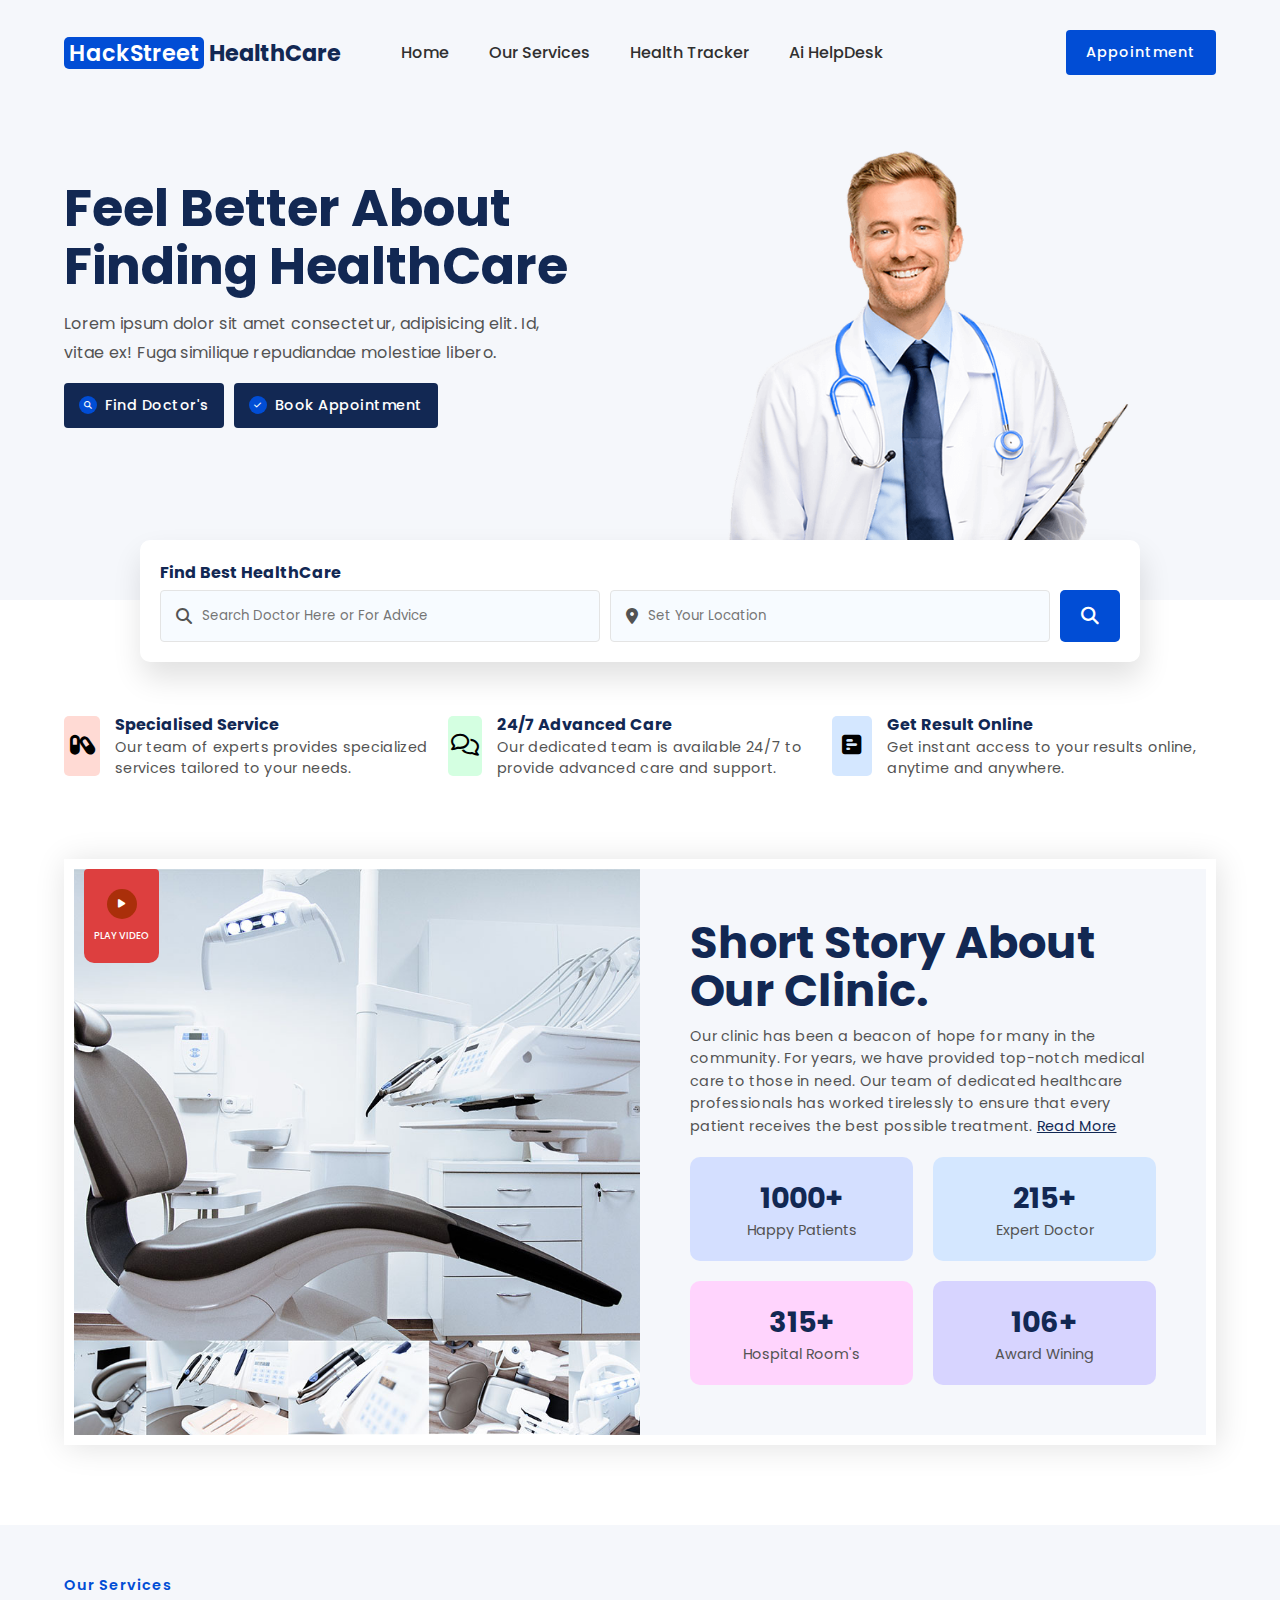
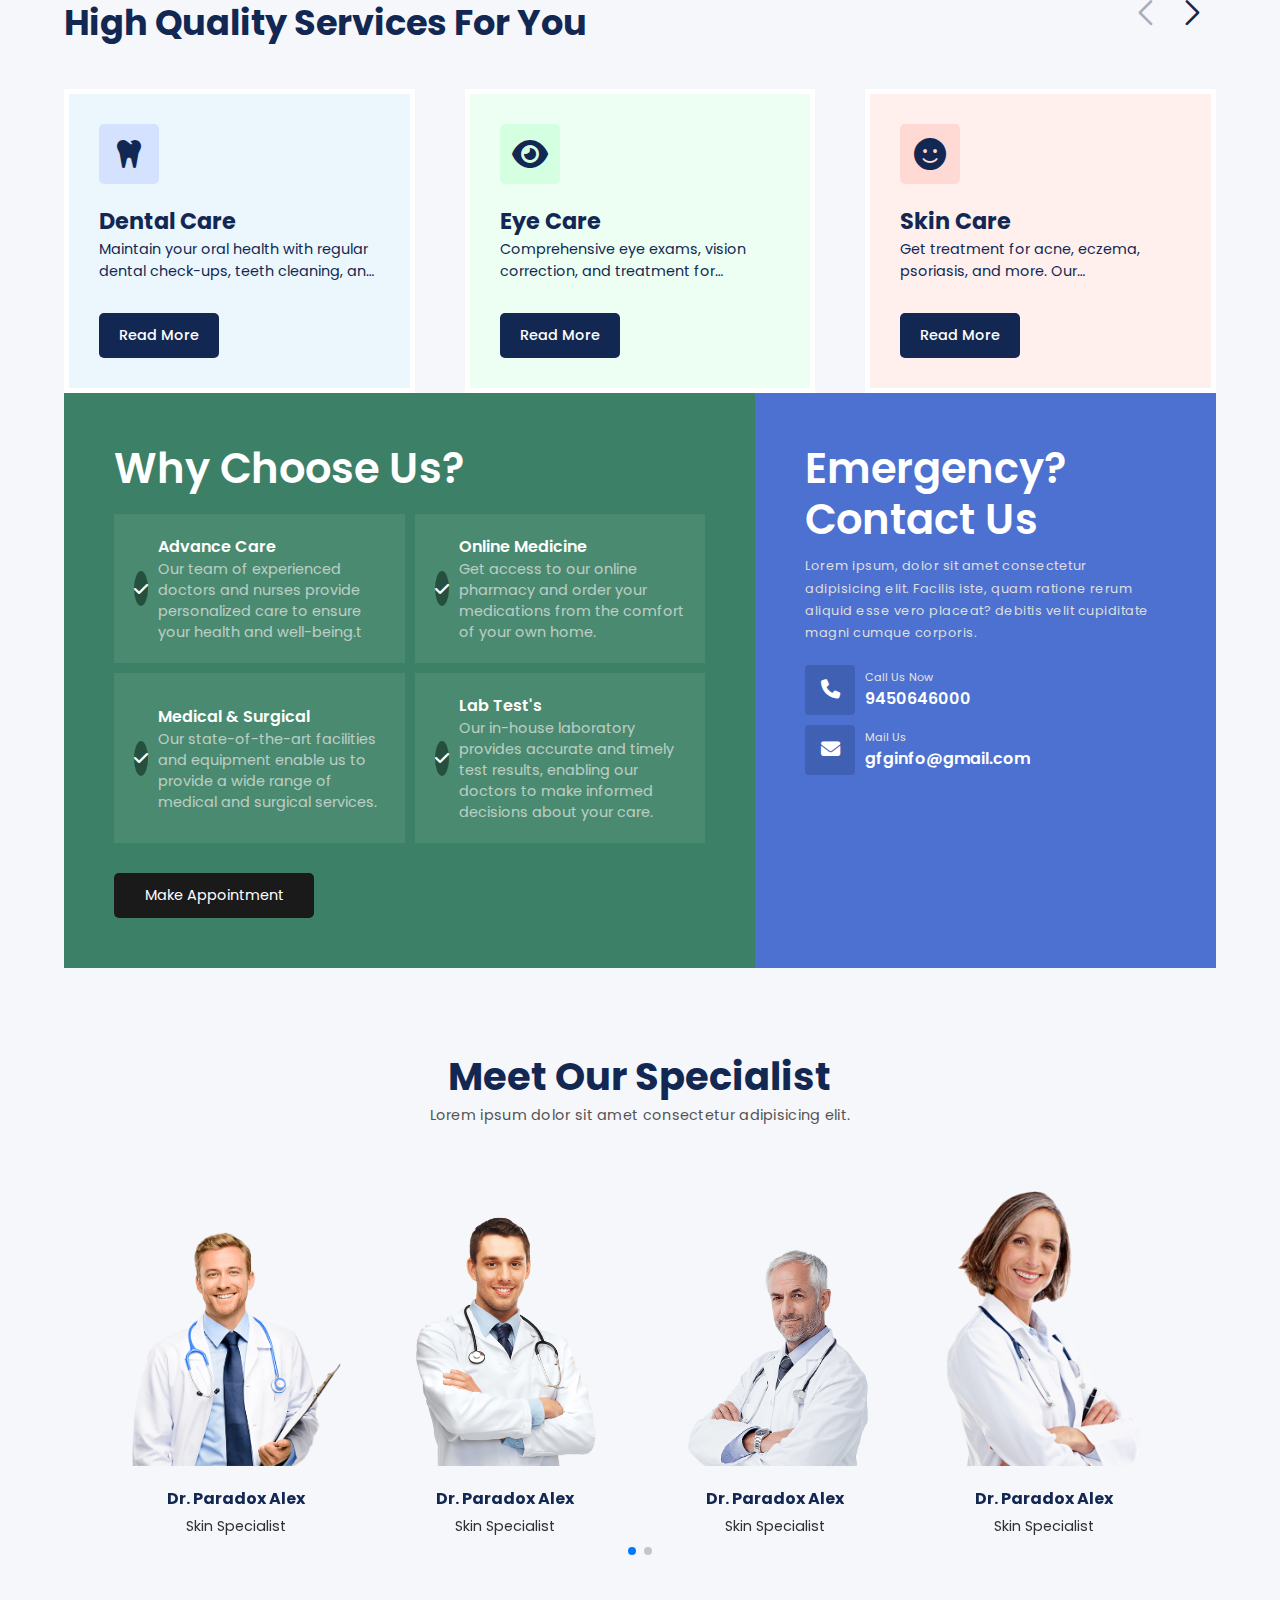
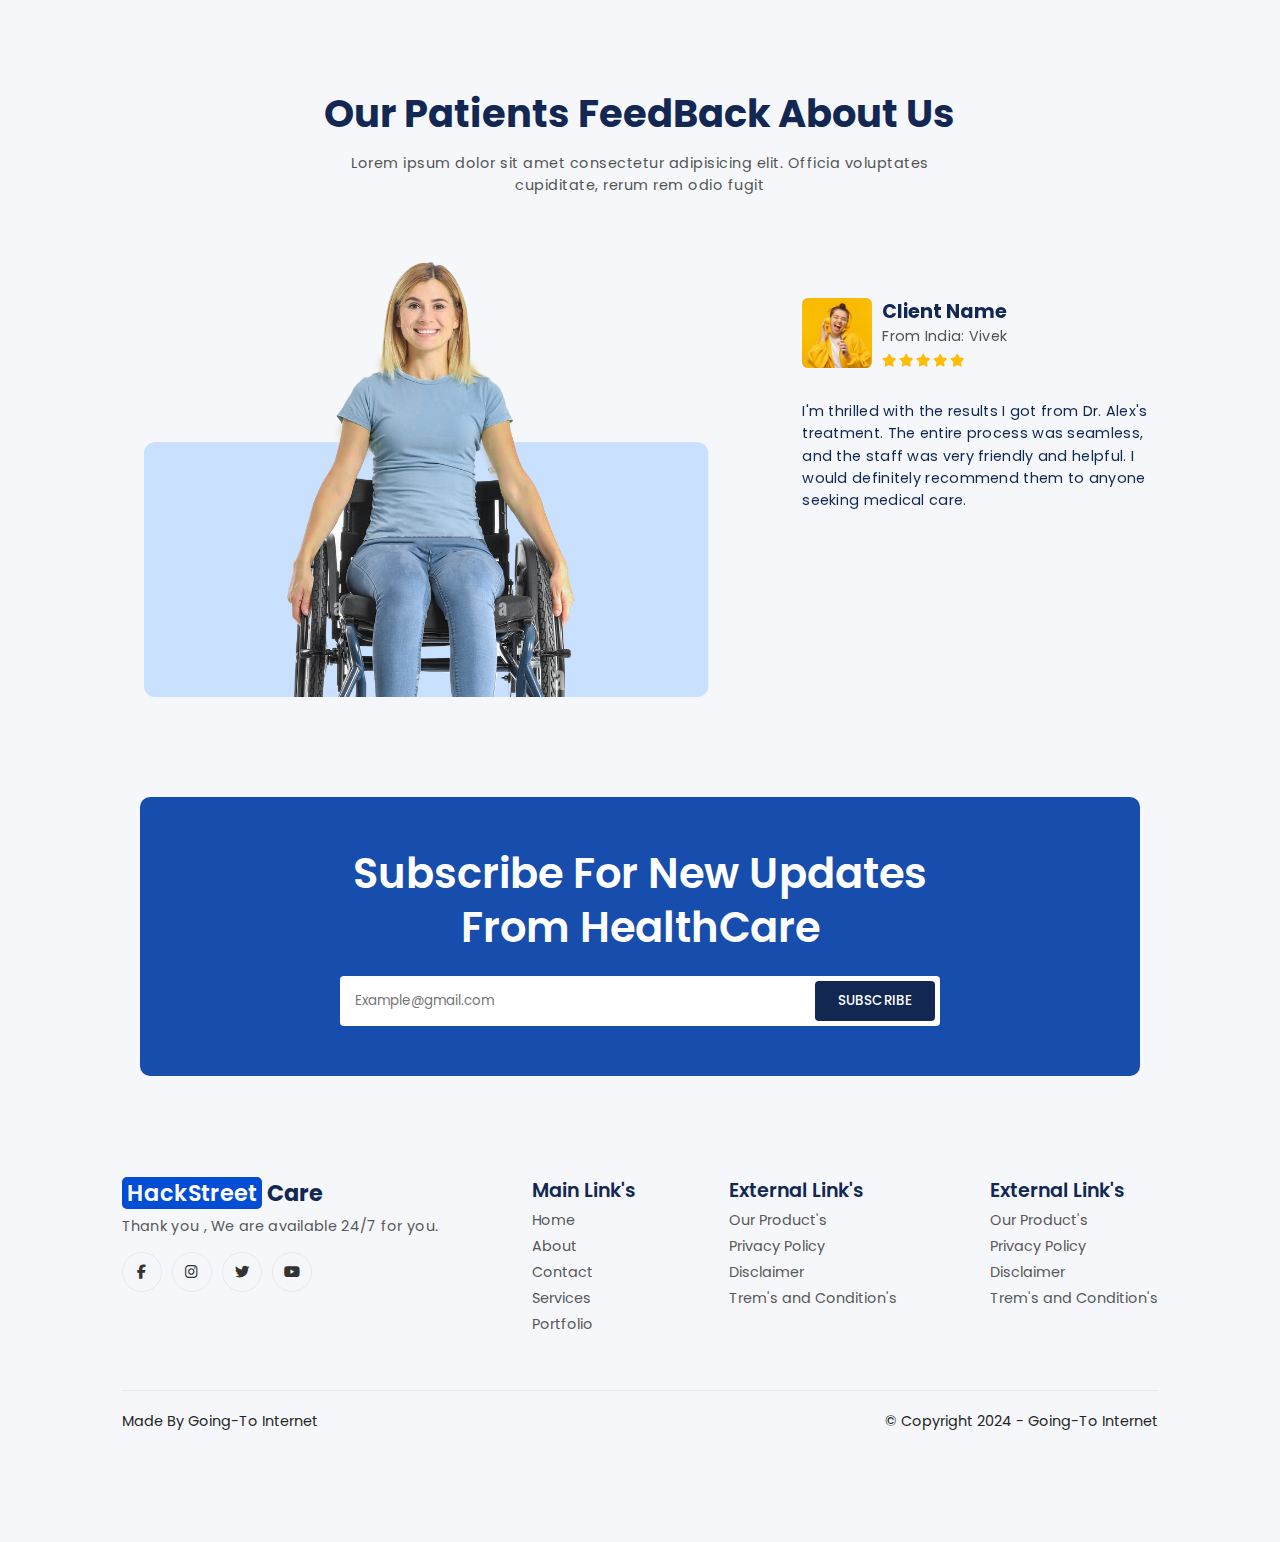
<file: index.html>
<!--DOCTYPE html-->
<html lang="en">
<head>
    <meta charset="UTF-8">
    <meta http-equiv="X-UA-Compatible" content="IE=edge">
    <meta name="viewport" content="width=device-width, initial-scale=1.0">
    <!--==title========================-->
    <title>Medical Website HTML</title>
    <!--==Fav-icon=====================-->
    <link rel="shortcut icon" href="fav-icon.png">
    <!--==CSS==========================-->
    <link rel="stylesheet" href="index.css">
    <link rel="preconnect" href="https://fonts.googleapis.com"><link rel="preconnect" href="https://fonts.gstatic.com" crossorigin><link href="https://fonts.googleapis.com/css2?family=Poppins:ital,wght@0,100;0,200;0,300;0,400;0,500;0,600;0,700;0,800;0,900;1,100;1,200;1,300;1,400;1,500;1,600;1,700;1,800;1,900&display=swap" rel="stylesheet">
    <!--==Font-Awesome-for-icons=====-->
    <link rel="stylesheet" href="https://cdnjs.cloudflare.com/ajax/libs/font-awesome/6.2.1/css/all.min.css">
    <!-- Link Swiper's CSS -->
    <link
      rel="stylesheet"
      href="https://cdn.jsdelivr.net/npm/swiper/swiper-bundle.min.css"
    />

</head>
<body>
    
    <!--==Hero-Section========================-->
    <section id="hero">

        <!--==navigation====================-->
        <nav class="navigation">
            <!--**menu-btn*****-->
            <input type="checkbox" class="menu-btn" id="menu-btn">
            <label for="menu-btn" class="menu-icon">
                <span class="nav-icon"></span>
            </label>
            <!--**logo*********-->
            <a href="index.html" class="logo"><span>HackStreet</span>HealthCare</a>
            <!--**menu*********-->
            <ul class="menu">
                <li><a href="#our-team">Home</a></li>
                <li><a href="our-services.html">Our Services</a></li>
                <!-- <li><a href="#testimonials">Testimonial's</a></li> -->
                <li><a href="HealthTracker.html">Health Tracker</a></li>
                <li><a href="ai.html">Ai HelpDesk</a></li>
            </ul>
            <!--**contact*******-->
            <a href="appointment.html" class="nav-appointment-btn">Appointment</a>
        </nav><!--nav-end-->


        <!--==Content============================-->
        <div class="hero-content">
            <!--**text****************-->
            <div class="hero-text">
                <h1>Feel Better About Finding HealthCare</h1>
                <p>Lorem ipsum dolor sit amet consectetur, adipisicing elit. Id, vitae ex! Fuga similique repudiandae molestiae libero.</p>
                <!--btns-->
                <div class="hero-text-btns">
                    <a href="doctor.html"><i class="fa-solid fa-magnifying-glass"></i> Find Doctor's</a>
                    <a href="appointment.html"><i class="fa-solid fa-check"></i> Book Appointment</a>
                </div>
            </div>
            <!--**img*****************-->
            <div class="hero-img">
                <img alt="" src="d1.png">
            </div>
        </div>

        
    </section><!--hero-end-->


    <!--==appointment-search===============================-->
    <div class="appointment-search-container">
        <h3>Find Best HealthCare</h3>
        <form class="appointment-search">
        <!--**doctor-search-box*******-->
        <div class="appo-search-box">
            <i class="fa-solid fa-magnifying-glass"></i>
            <input type="text" placeholder="Search Doctor Here or For Advice">
        </div>
        <!--**set-your-location*******-->
        <div class="appo-search-box">
            <i class="fa-solid fa-location-dot"></i>
            <input type="text" placeholder="Set Your Location">
        </div>
        <!--**btn*********************-->
        <button>
            <i class="fa-solid fa-magnifying-glass"></i>
        </button>
        </form>
    </div>


    <!--==service-info===========================-->
<section class="what-we-provide">

    <!--**box1***********-->
    <div class="w-info-box w-i-box1">
        <!--icon-->
        <div class="w-info-icon">
            <i class="fa-solid fa-capsules"></i>
        </div>
        <!--text-->
        <div class="w-info-text">
            <strong>Specialised Service</strong>
            <p>Our team of experts provides specialized services tailored to your needs.</p>
        </div>
    </div>
    <!--**box2***********-->
    <div class="w-info-box w-i-box2">
        <!--icon-->
        <div class="w-info-icon">
            <i class="fa-regular fa-comments"></i>
        </div>
        <!--text-->
        <div class="w-info-text">
            <strong>24/7 Advanced Care</strong>
            <p>Our dedicated team is available 24/7 to provide advanced care and support.</p>
        </div>
    </div>
    <!--**box3***********-->
    <div class="w-info-box w-i-box3">
        <!--icon-->
        <div class="w-info-icon">
            <i class="fa-solid fa-square-poll-horizontal"></i>
        </div>
        <!--text-->
        <div class="w-info-text">
            <strong>Get Result Online</strong>
            <p>Get instant access to your results online, anytime and anywhere.</p>
        </div>
    </div>

</section><!--end-->

    <!--==Story=============================-->
    <section id="our_story">

        <!--**img**-->
        <div class="our-story-img">
            <img src="story_img.jpg" />
            <a href="#" class="story-play-btn">
                <i class="fa-solid fa-play"></i>
                Play Video
            </a>
        </div>
        <!--**text**-->
        <div class="our-stroy-text">
            <h2>Short Story About Our Clinic.</h2>
            
            <p>Our clinic has been a beacon of hope for many in the community. For years, we have provided top-notch medical care to those in need. Our team of dedicated healthcare professionals has worked tirelessly to ensure that every patient receives the best possible treatment. <a>Read More</a></p>
            <!--numbers-of-happy-patients-->
            <div class="story-numbers-container">
                <!--box-->
                <div class="story-numbers-box s-n-box1">
                    <strong>1000+</strong>
                    <span>Happy Patients</span>
                </div>
                <!--box-->
                <div class="story-numbers-box s-n-box2">
                    <strong>215+</strong>
                    <span>Expert Doctor</span>
                </div>
                <!--box-->
                <div class="story-numbers-box s-n-box3">
                    <strong>315+</strong>
                    <span>Hospital Room's</span>
                </div>
                <!--box-->
                <div class="story-numbers-box s-n-box4">
                    <strong>106+</strong>
                    <span>Award Wining</span>
                </div>
            </div>
        </div>
        
    </section><!--story-end-->

    

    <!--==Our-Services======================-->
    <section id="our-services">

        <!--**heading********************-->
        <div class="services-heading">
            <!--text-->
            <div class="services-heading-text">
                <strong>Our Services</strong>
                <h2>High Quality Services For You</h2>
            </div>
            <!--btns-->
            <div class="service-slide-btns">
                <div class="swiper-button-prev"></div>
                <div class="swiper-button-next"></div>
            </div>
        </div>

        <!--**container*******************-->
        <div class="services-box-container">

             <!-- Swiper -->
             <div class="swiper mySwiperservices">
                <div class="swiper-wrapper">
                    <!--**Dental Care*******-->
                    <div class="swiper-slide">
                    <!--**box1**-->
                    <div class="service-box s-box1">
                        <!--icon-->
                        <i class="fa-solid fa-tooth"></i>
                        <!--title-->
                        <strong>Dental Care</strong>
                        <!--details-->
                        <p>Maintain your oral health with regular dental check-ups, teeth cleaning, and advanced treatments like root canals and braces. Our specialists ensure pain-free solutions for all your dental needs.</p>
                        <!--read more-->
                        <a href="#">Read More</a>
                    </div>
                    </div><!--slide-end-->
            
                    <!--**Eye Care*******-->
                    <div class="swiper-slide">
                    <!--**box1**-->
                    <div class="service-box s-box2">
                        <!--icon-->
                        <i class="fa-solid fa-eye"></i>
                        <!--title-->
                        <strong>Eye Care</strong>
                        <!--details-->
                        <p>Comprehensive eye exams, vision correction, and treatment for conditions such as glaucoma, cataracts, and macular degeneration. Our expert ophthalmologists provide personalized care for your vision health.</p>
                        <!--read more-->
                        <a href="#">Read More</a>
                    </div>
                    </div><!--slide-end-->
            
                    <!--**Skin Care*******-->
                    <div class="swiper-slide">
                    <!--**box1**-->
                    <div class="service-box s-box3">
                        <!--icon-->
                        <i class="fa-solid fa-face-smile"></i>
                        <!--title-->
                        <strong>Skin Care</strong>
                        <!--details-->
                        <p>Get treatment for acne, eczema, psoriasis, and more. Our dermatologists offer advanced skincare solutions, including laser therapy, chemical peels, and anti-aging treatments for all skin types.</p>
                        <!--read more-->
                        <a href="#">Read More</a>
                    </div>
                    </div><!--slide-end-->
            
                    <!--**Surgical Care*******-->
                    <div class="swiper-slide">
                    <!--**box1**-->
                    <div class="service-box s-box4">
                        <!--icon-->
                        <i class="fa-solid fa-user-doctor"></i>
                        <!--title-->
                        <strong>Surgical Care</strong>
                        <!--details-->
                        <p>Our team of expert surgeons offers a wide range of procedures, from minimally invasive surgeries to complex operations, ensuring safe and effective treatment for your surgical needs.</p>
                        <!--read more-->
                        <a href="#">Read More</a>
                    </div>
                    </div><!--slide-end-->
                </div><!--wrapper-end-->
            </div><!--swiper-end-->
            
    <!--==Why-choose-us=======================-->
    <section id="why-choose-us">

        <!--**left*****************-->
        <div class="why-choose-us-left">
            <h3>Why Choose Us?</h3>
            <!--==container====-->
            <div class="why-choose-box-container">
                <!--**box**-->
                <div class="why-choose-box">
                    <!--icon-->
                    <i class="fa-solid fa-check"></i>
                    <!--text-->
                    <div class="why-choose-box-text">
                        <strong>Advance Care</strong>
                        <p>Our team of experienced doctors and nurses provide personalized care to ensure your health and well-being.t</p>
                    </div>
                </div>
                <!--**box**-->
                <div class="why-choose-box">
                    <!--icon-->
                    <i class="fa-solid fa-check"></i>
                    <!--text-->
                    <div class="why-choose-box-text">
                        <strong>Online Medicine</strong>
                        <p>Get access to our online pharmacy and order your medications from the comfort of your own home.</p>
                    </div>
                </div>
                <!--**box**-->
                <div class="why-choose-box">
                    <!--icon-->
                    <i class="fa-solid fa-check"></i>
                    <!--text-->
                    <div class="why-choose-box-text">
                        <strong>Medical & Surgical</strong>
                        <p>Our state-of-the-art facilities and equipment enable us to provide a wide range of medical and surgical services.</p>
                    </div>
                </div>
                <!--**box**-->
                <div class="why-choose-box">
                    <!--icon-->
                    <i class="fa-solid fa-check"></i>
                    <!--text-->
                    <div class="why-choose-box-text">
                        <strong>Lab Test's</strong>
                        <p>Our in-house laboratory provides accurate and timely test results, enabling our doctors to make informed decisions about your care.</p>
                    </div>
                </div>
            </div>
            <!--==btn========-->
            <a href="#" class="why-choose-us-btn">Make Appointment</a>
        </div><!--left-end-->

        <!--**right*******************-->
        <div class="why-choose-us-right">
            <h3>Emergency?<br/>
                Contact Us
            </h3>
            <p>Lorem ipsum, dolor sit amet consectetur adipisicing elit. Facilis iste, quam ratione rerum aliquid esse vero placeat? debitis velit cupiditate magni cumque corporis.</p>
            <!--==container====-->
            <div class="w-right-contact-container">
                <!--**box**-->
                <div class="w-right-contact-box">
                    <i class="fa-solid fa-phone"></i>
                    <!--text-->
                    <div class="w-right-contact-box-text">
                        <span>Call Us Now</span>
                        <strong>9450646000</strong>
                    </div>
                </div>
                <!--**box**-->
                <div class="w-right-contact-box">
                    <i class="fa-solid fa-envelope"></i>
                    <!--text-->
                    <div class="w-right-contact-box-text">
                        <span>Mail Us</span>
                        <strong>gfginfo@gmail.com</strong>
                    </div>
                </div>
            </div>
        </div><!--right-end-->

    </section><!--end-->



    <!--==Team===========================-->
    <section id="our-team">

        <!--**heading*****************-->
        <div class="our-team-heading">
            <h3>Meet Our Specialist</h3>
            <p>Lorem ipsum dolor sit amet consectetur adipisicing elit.</p>
        </div>

        <!--**team-container***********-->
        <div class="team-box-container">
            <!-- Swiper -->
            <div class="swiper mySwiperteam">
            <div class="swiper-wrapper">
                <!--**1***-->
                <div class="swiper-slide">
                    <!--**box**-->
                    <div class="team-box">
                        <!--img-->
                        <div class="team-img">
                            <img alt="" src="d1.png">
                        </div>
                        <!--text-->
                        <div class="team-text">
                            <strong>Dr. Paradox Alex</strong>
                            <span>Skin Specialist</span>
                        </div>
                    </div>
                </div><!--end-slide-->
                <!--**1***-->
                <div class="swiper-slide">
                    <!--**box**-->
                    <div class="team-box">
                        <!--img-->
                        <div class="team-img">
                            <img alt="" src="d2.png">
                        </div>
                        <!--text-->
                        <div class="team-text">
                            <strong>Dr. Paradox Alex</strong>
                            <span>Skin Specialist</span>
                        </div>
                    </div>
                </div><!--end-slide-->
                <!--**1***-->
                <div class="swiper-slide">
                    <!--**box**-->
                    <div class="team-box">
                        <!--img-->
                        <div class="team-img">
                            <img alt="" src="d3.png">
                        </div>
                        <!--text-->
                        <div class="team-text">
                            <strong>Dr. Paradox Alex</strong>
                            <span>Skin Specialist</span>
                        </div>
                    </div>
                </div><!--end-slide-->
                <!--**1***-->
                <div class="swiper-slide">
                    <!--**box**-->
                    <div class="team-box">
                        <!--img-->
                        <div class="team-img">
                            <img alt="" src="d4.png">
                        </div>
                        <!--text-->
                        <div class="team-text">
                            <strong>Dr. Paradox Alex</strong>
                            <span>Skin Specialist</span>
                        </div>
                    </div>
                </div><!--end-slide-->
                <!--**1***-->
                <div class="swiper-slide">
                    <!--**box**-->
                    <div class="team-box">
                        <!--img-->
                        <div class="team-img">
                            <img alt="" src="d5.png">
                        </div>
                        <!--text-->
                        <div class="team-text">
                            <strong>Dr. Paradox Alex</strong>
                            <span>Skin Specialist</span>
                        </div>
                    </div>
                </div><!--end-slide-->
            </div><!--wrapper-end-->
            <div class="swiper-pagination"></div>
            </div><!--swiper-end-->

            
        
        </div>

    </section><!--team-end-->



    <!--==Testimonials============================-->
    <section id="testimonials">

        <!--**heading****************-->
        <div class="testimonials-heading">
            <h3>Our Patients FeedBack About Us</h3>
            <p>Lorem ipsum dolor sit amet consectetur adipisicing elit. Officia voluptates cupiditate, rerum rem odio fugit</p>
        </div>


        <!--**testimonials-Content****-->
        <div class="testimonials-content">

            <!--**img************-->
            <div class="testimonials-img">
                <img alt="" src="testimonials-img.png">
            </div>

            <!--**box-container**-->
            <div class="testimonials-box-container">

            <!-- Swiper -->
            <div class="swiper mySwipertesti">
            <div class="swiper-wrapper">
                <!--**1***********-->
                <div class="swiper-slide">
                <!--**box**-->
                <div class="testimonials-box">
                    <!--profile-->
                    <div class="t-profile">
                        <!--img-->
                        <div class="t-profile-img">
                            <img alt="" src="t1.jpg">
                        </div>
            <!--**2***********-->
            <div class="swiper-slide">
                <!--**box**-->
                <div class="testimonials-box">
                    <!--profile-->
                    <div class="t-profile">
                        <!--img-->
                        <div class="t-profile-img">
                            <img alt="" src="t1.jpg">
                        </div>
                        <!--text-->
                        <div class="t-profile-text">
                            <strong>Client Name</strong>
                            <span>From India: Vivek</span>
                            <div class="t-rating">
                                <i class="fa-solid fa-star"></i>
                                <i class="fa-solid fa-star"></i>
                                <i class="fa-solid fa-star"></i>
                                <i class="fa-solid fa-star"></i>
                                <i class="fa-solid fa-star"></i>
                            </div>
                        </div>
                    </div>
                    <!--feedback-->
                    <p>I'm thrilled with the results I got from Dr. Alex's treatment. The entire process was seamless, and the staff was very friendly and helpful. I would definitely recommend them to anyone seeking medical care.</p>
                </div><!--box-end-->
            </div><!--slide-end-->

           
            </div><!--wrapper-end-->
            <div class="swiper-pagination"></div>
            </div><!--swiper-end-->

            </div><!--container-end-->
        
        </div><!--content-end-->

    </section><!--testimonials-end-->



    <!--==Subscribe===========================-->
    <section id="subscribe">
        <h3>Subscribe For New Updates From HealthCare</h3>
        <!--subcribe-box-->
        <form class="subscribe-box">
            <input type="email" placeholder="Example@gmail.com">
            <button>Subscribe</button>
        </form>
    </section><!--end-->


    <footer>
        <div class="footer-container">
            <!--**comoany-box**-->
            <div class="footer-company-box">
                <!--logo-->
                <a href="#" class="logo"><span>HackStreet</span>Care</a>
                <!--details-->
                <p>Thank you , We are available 24/7 for you.</p>
                <!--social-box-->
                <div class="footer-social">
                    <a href="#"><i class="fa-brands fa-facebook-f"></i></a>
                    <a href="#"><i class="fa-brands fa-instagram"></i></a>
                    <a href="#"><i class="fa-brands fa-twitter"></i></a>
                    <a href="#"><i class="fa-brands fa-youtube"></i></a>
                </div>
            </div>
            <!--**link-box***-->
            <div class="footer-link-box">
                <strong>Main Link's</strong>
                <ul>
                    <li><a href="#">Home</a></li>
                    <li><a href="#">About</a></li>
                    <li><a href="#">Contact</a></li>
                    <li><a href="#">Services</a></li>
                    <li><a href="#">Portfolio</a></li>
                </ul>
            </div>
            <!--**link-box***-->
            <div class="footer-link-box">
                <strong>External Link's</strong>
                <ul>
                    <li><a href="#">Our Product's</a></li>
                    <li><a href="#">Privacy Policy</a></li>
                    <li><a href="#">Disclaimer</a></li>
                    <li><a href="#">Trem's and Condition's</a></li>
                </ul>
            </div>
            <!--**link-box***-->
            <div class="footer-link-box">
                <strong>External Link's</strong>
                <ul>
                    <li><a href="#">Our Product's</a></li>
                    <li><a href="#">Privacy Policy</a></li>
                    <li><a href="#">Disclaimer</a></li>
                    <li><a href="#">Trem's and Condition's</a></li>
                </ul>
            </div>
            
   
        </div>

        <!--**bottom**********************-->
        <div class="footer-bottom">
            <span class="footer-owner">Made By Going-To Internet</span>
            <span class="copyright">&#169; Copyright 2024 -  Going-To Internet</span>
        </div>
    </footer>



    <!-- Swiper JS -->
    <script src="https://cdn.jsdelivr.net/npm/swiper/swiper-bundle.min.js"></script>

    <!-- Initialize Swiper -->
    <script>
    /*-services--*/
    var swiper = new Swiper(".mySwiperservices", {
        slidesPerView: 1,
        spaceBetween: 10,
        navigation: {
          nextEl: ".swiper-button-next",
          prevEl: ".swiper-button-prev",
        },
        breakpoints: {
          700: {
            slidesPerView: 2,
            spaceBetween: 40,
          },
          1024: {
            slidesPerView: 3,
            spaceBetween: 50,
          },
        },
      });
    /*--team--*/
    var swiper = new Swiper(".mySwiperteam", {
        slidesPerView: 1,
        spaceBetween: 10,
        pagination: {
          el: ".swiper-pagination",
          clickable: true,
        },
        breakpoints: {
          560: {
            slidesPerView: 2,
            spaceBetween: 20,
          },
          950: {
            slidesPerView: 3,
            spaceBetween: 40,
          },
          1250: {
            slidesPerView: 4,
            spaceBetween: 40,
          },
        },
      });
    /*--testimonials--*/
      var swiper = new Swiper(".mySwipertesti", {
        pagination: {
          el: ".swiper-pagination",
        },
      });
    </script>

</body>
</html>
</file>
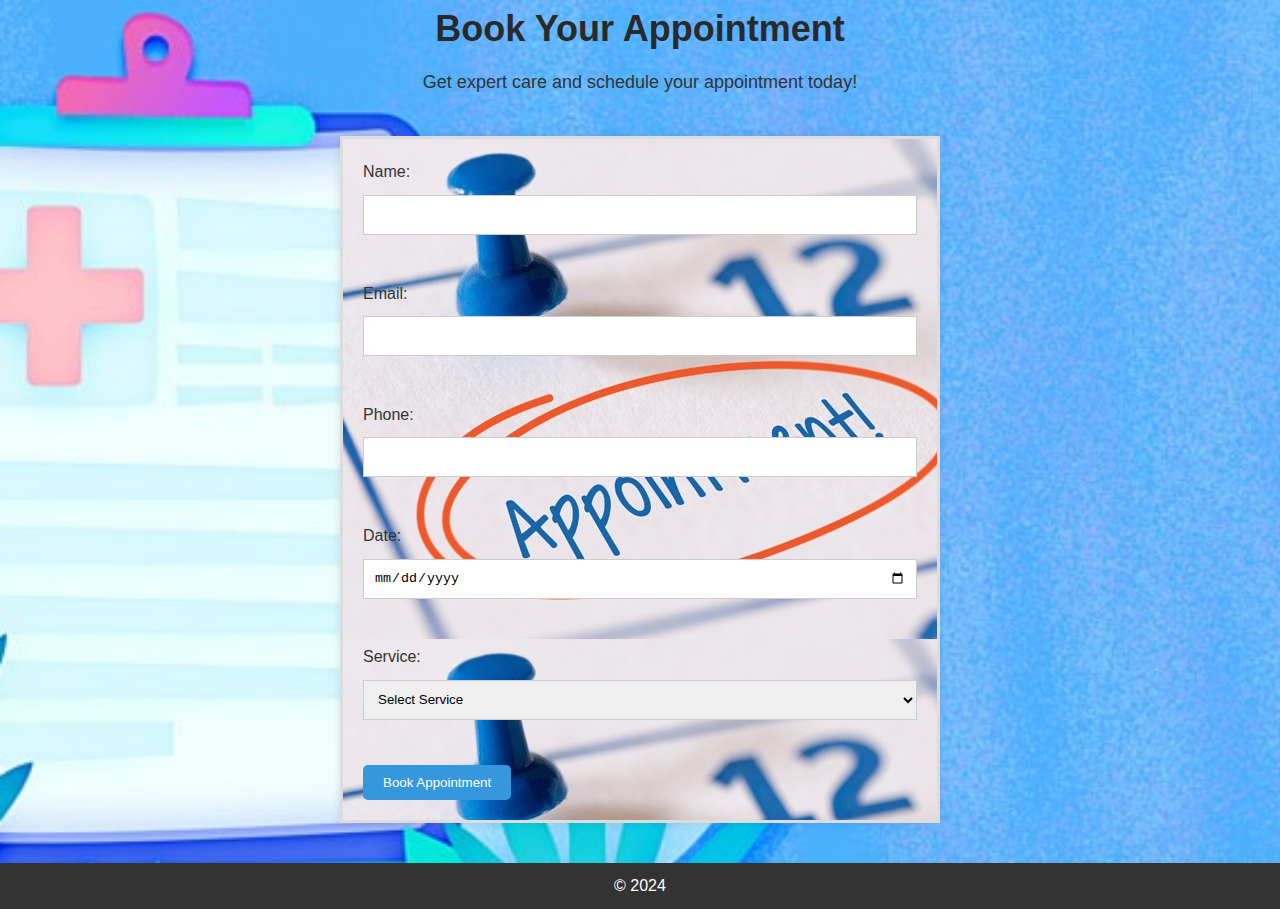
<file: appointment.html>
<!-- Appointment Page -->
<!DOCTYPE html>
<html lang="en">
<head>
    <meta charset="UTF-8">
    <meta name="viewport" content="width=device-width, initial-scale=1.0">
    <title>Appointment Page</title>
    <link rel="stylesheet" href="appointment.css"> <!-- link to your stylesheet -->
   
</head>
<body>
    

    <!-- Hero Section -->
    <section class="hero">
        <h1>Book Your Appointment</h1>
        <p>Get expert care and schedule your appointment today!</p>
    </section>

    <!-- Appointment Form Section -->
    <section class="appointment-form">
        
        <form action="pay.html">
            <label for="name">Name:</label>
            <input type="text" id="name" name="name"><br><br>
            <label for="email">Email:</label>
            <input type="email" id="email" name="email"><br><br>
            <label for="phone">Phone:</label>
            <input type="tel" id="phone" name="phone"><br><br>
            <label for="date">Date:</label>
            <input type="date" id="date" name="date"><br><br>
         
            <label for="service">Service:</label>
            <select id="service" name="service">
                <option value="">Select Service</option>
                <option value="service1">Gen Medicine</option>
                <option value="service2">Gastro</option>
                <option value="service3">Gynaecology</option>
                <option value="service4">ENT</option>
                <option value="service5">Pulmonary</option>
                <option value="service6">Cardiology</option>
                <option value="Service7">Urology</option>
                <option value="service8">Dermatology</option>
                <option value="service9">Neuro</option>
            </select><br><br>
            <input type="submit" value="Book Appointment">
        </form>
    </section>

    <!-- Footer Section -->
    <footer>
        <p>&copy; 2024 </p>
    </footer>
    <script>
        const appointmentForm = document.getElementById('appointment-form');
        appointmentForm.addEventListener('submit', (e) => {
            e.preventDefault();
            window.location.href = 'pay.html'; // redirect to payment gateway page
        });
    </script>

</body>
</html>
</file>
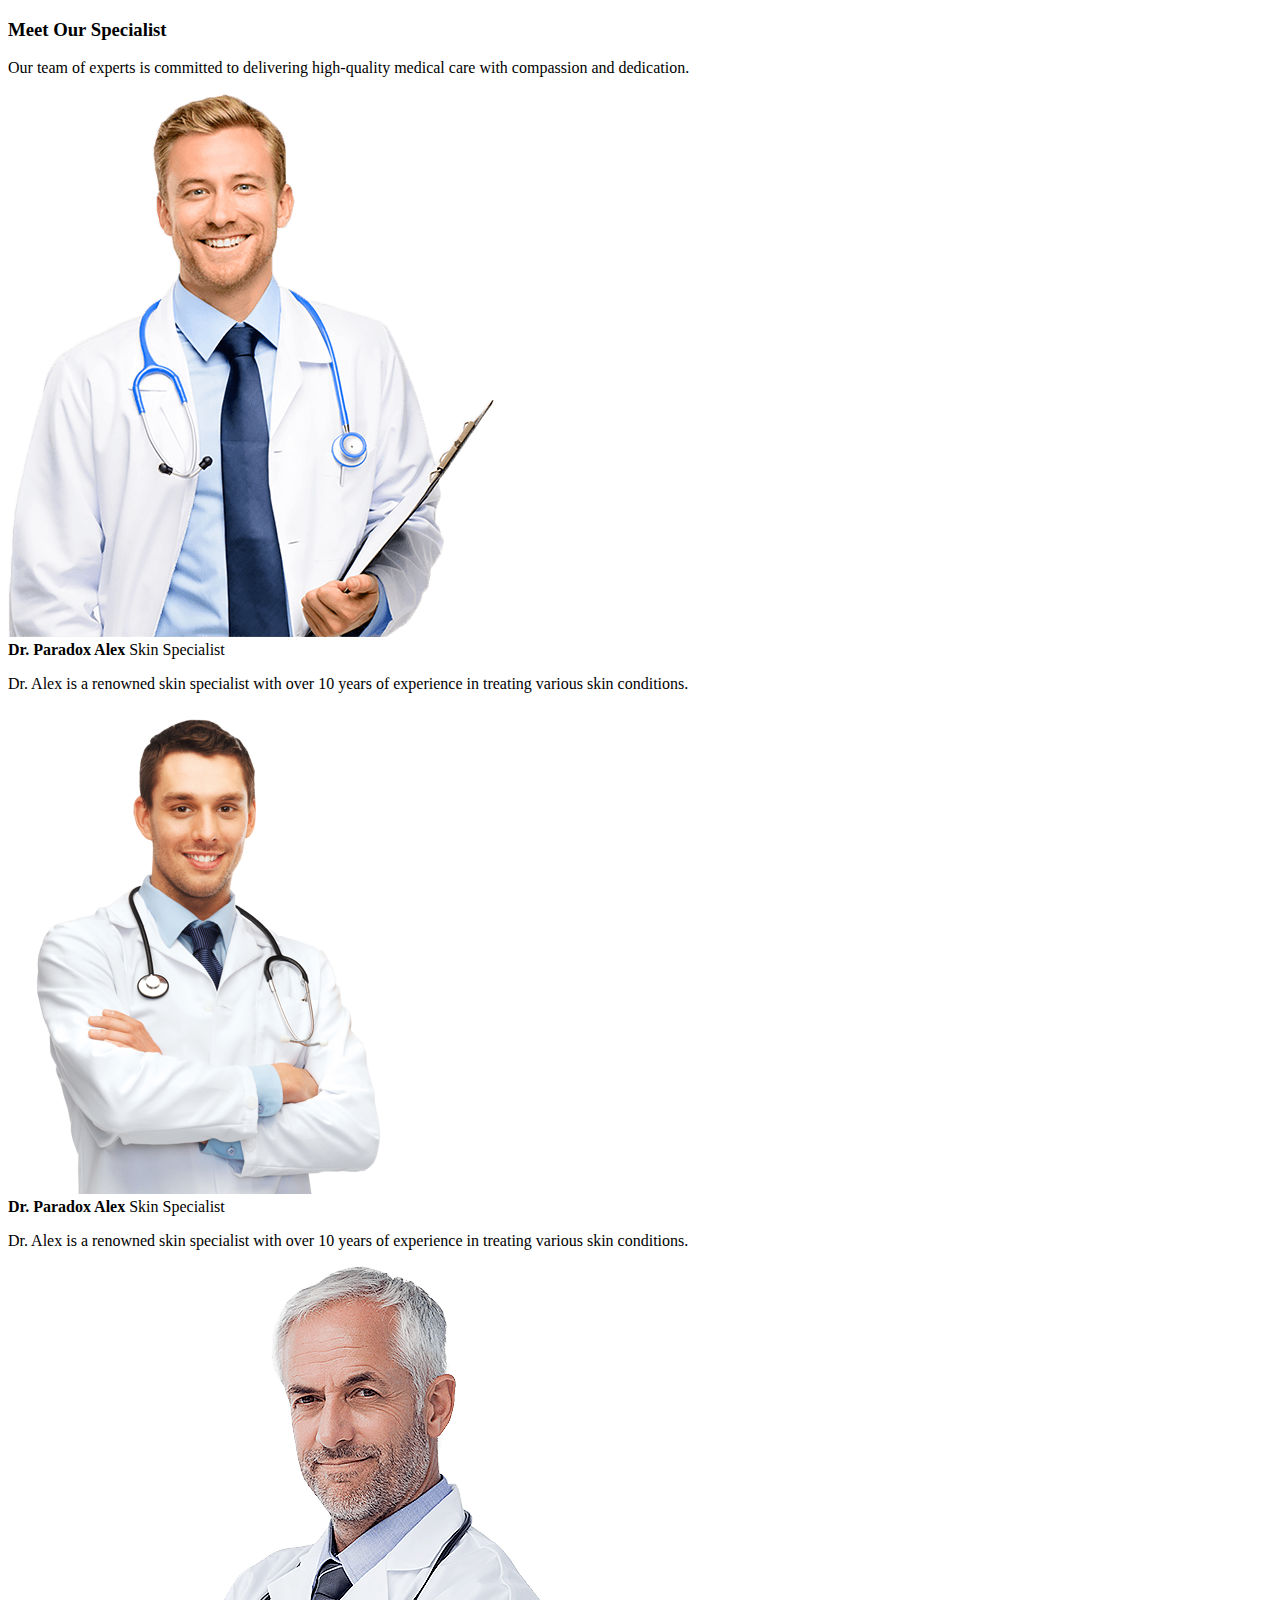
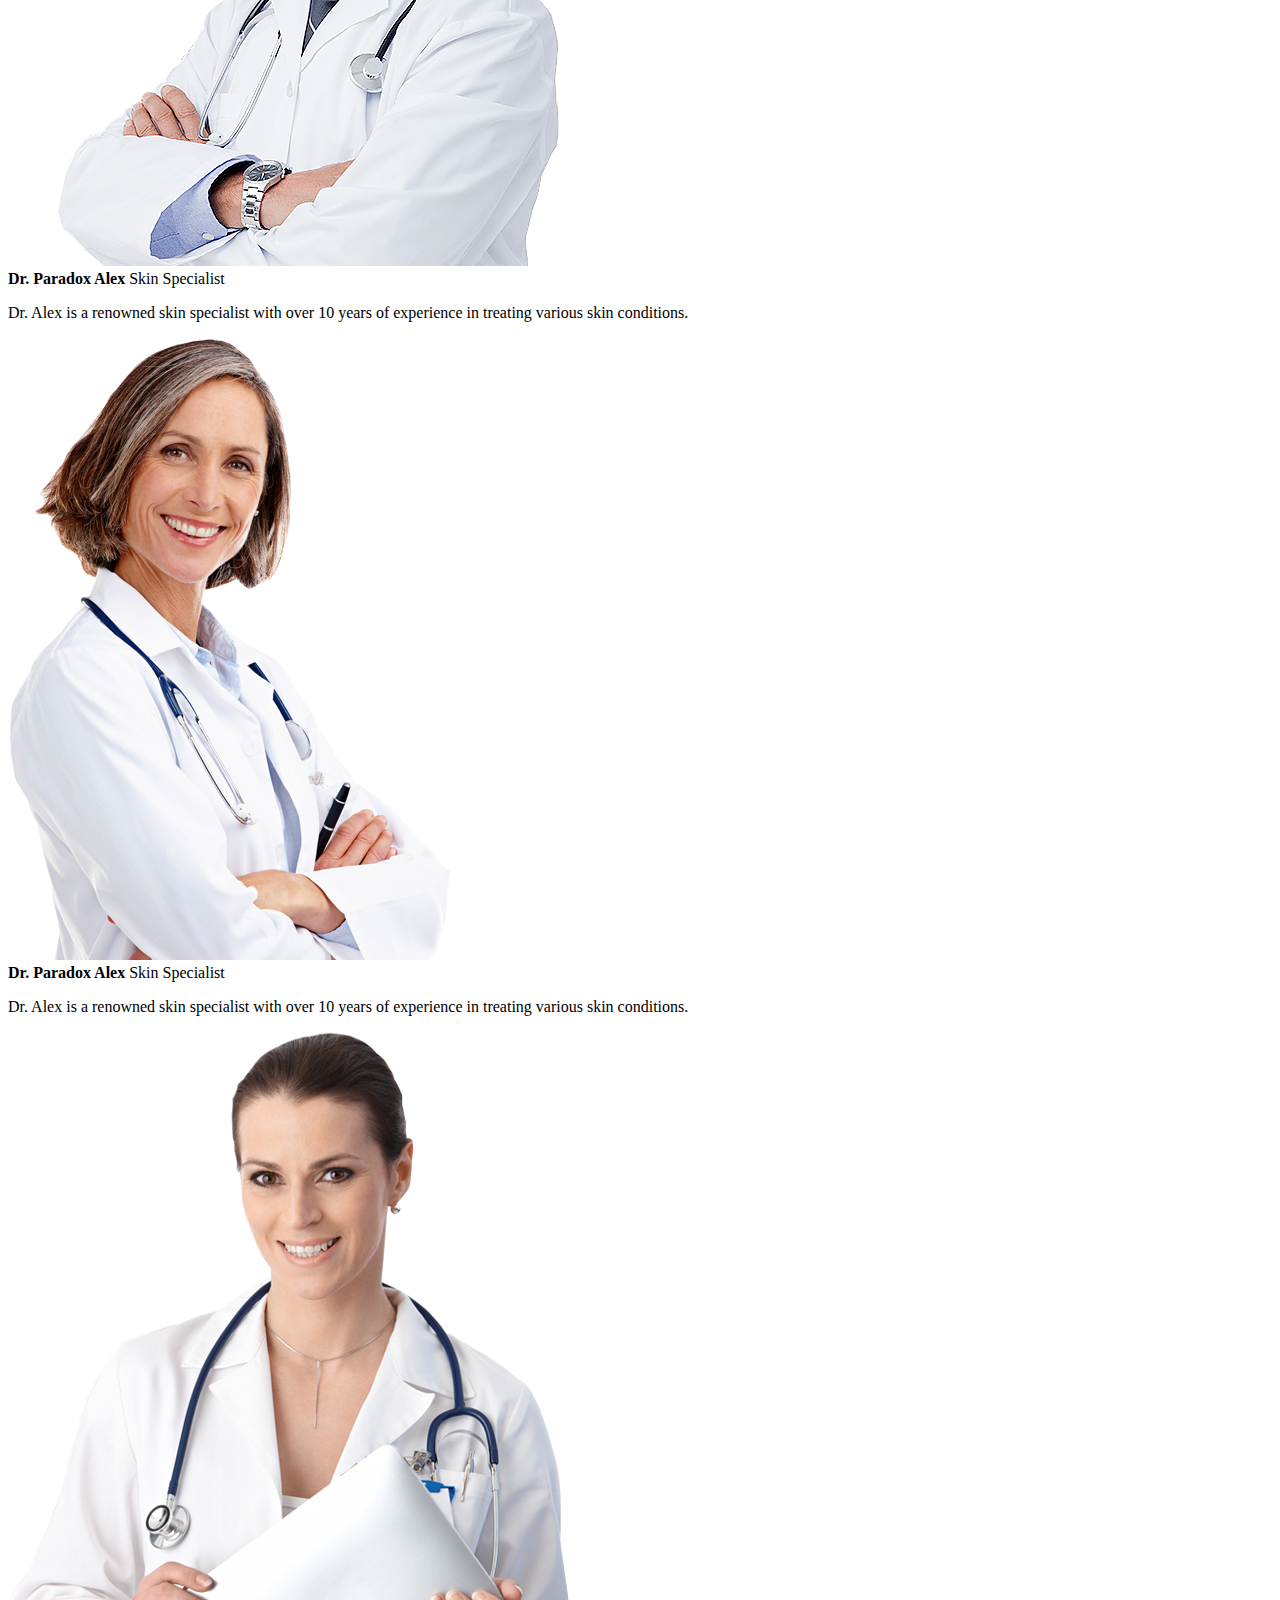
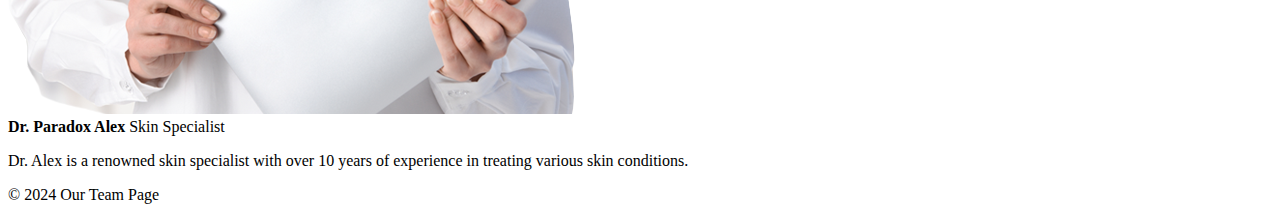
<file: doctor.html>
<!-- Our Team Page -->
<!DOCTYPE html>
<html lang="en">
<head>
    <meta charset="UTF-8">
    <meta name="viewport" content="width=device-width, initial-scale=1.0">
    <title>Our Team</title>
    <link rel="stylesheet" href=""> <!-- link to your stylesheet -->
</head>
<body>
    

  
    <!-- Our Team Section -->
    <section id="our-team">
        <!--**heading*****************-->
        <div class="our-team-heading">
            <h3>Meet Our Specialist</h3>
            <p>Our team of experts is committed to delivering high-quality medical care with compassion and dedication.</p>
        </div>

        <!--**team-container***********-->
        <div class="team-box-container">
            <!-- Swiper -->
            <div class="swiper mySwiperteam">
                <div class="swiper-wrapper">
                    <!--**1***-->
                    <div class="swiper-slide">
                        <!--**box**-->
                        <div class="team-box">
                            <!--img-->
                            <div class="team-img">
                                <img alt="" src="d1.png">
                            </div>
                            <!--text-->
                            <div class="team-text">
                                <strong>Dr. Paradox Alex</strong>
                                <span>Skin Specialist</span>
                                <p>Dr. Alex is a renowned skin specialist with over 10 years of experience in treating various skin conditions.</p>
                            </div>
                        </div>
                    </div><!--end-slide-->
                    <!--**1***-->
                    <div class="swiper-slide">
                        <!--**box**-->
                        <div class="team-box">
                            <!--img-->
                            <div class="team-img">
                                <img alt="" src="d2.png">
                            </div>
                            <!--text-->
                            <div class="team-text">
                                <strong>Dr. Paradox Alex</strong>
                                <span>Skin Specialist</span>
                                <p>Dr. Alex is a renowned skin specialist with over 10 years of experience in treating various skin conditions.</p>
                            </div>
                        </div>
                    </div><!--end-slide-->
                    <!--**1***-->
                    <div class="swiper-slide">
                        <!--**box**-->
                        <div class="team-box">
                            <!--img-->
                            <div class="team-img">
                                <img alt="" src="d3.png">
                            </div>
                            <!--text-->
                            <div class="team-text">
                                <strong>Dr. Paradox Alex</strong>
                                <span>Skin Specialist</span>
                                <p>Dr. Alex is a renowned skin specialist with over 10 years of experience in treating various skin conditions.</p>
                            </div>
                        </div>
                    </div><!--end-slide-->
                    <!--**1***-->
                    <div class="swiper-slide">
                        <!--**box**-->
                        <div class="team-box">
                            <!--img-->
                            <div class="team-img">
                                <img alt="" src="d4.png">
                            </div>
                            <!--text-->
                            <div class="team-text">
                                <strong>Dr. Paradox Alex</strong>
                                <span>Skin Specialist</span>
                                <p>Dr. Alex is a renowned skin specialist with over 10 years of experience in treating various skin conditions.</p>
                            </div>
                        </div>
                    </div><!--end-slide-->
                    <!--**1***-->
                    <div class="swiper-slide">
                        <!--**box**-->
                        <div class="team-box">
                            <!--img-->
                            <div class="team-img">
                                <img alt="" src="d5.png">
                            </div>
                            <!--text-->
                            <div class="team-text">
                                <strong>Dr. Paradox Alex</strong>
                                <span>Skin Specialist</span>
                                <p>Dr. Alex is a renowned skin specialist with over 10 years of experience in treating various skin conditions.</p>
                            </div>
                        </div>
                    </div><!--end-slide-->
                </div><!--wrapper-end-->
                <div class="swiper-pagination"></div>
            </div><!--swiper-end-->
        </div>
    </section>

    <!-- Footer Section -->
    <footer>
        <p>&copy; 2024 Our Team Page</p>
    </footer>

</body>
</html>
</file>
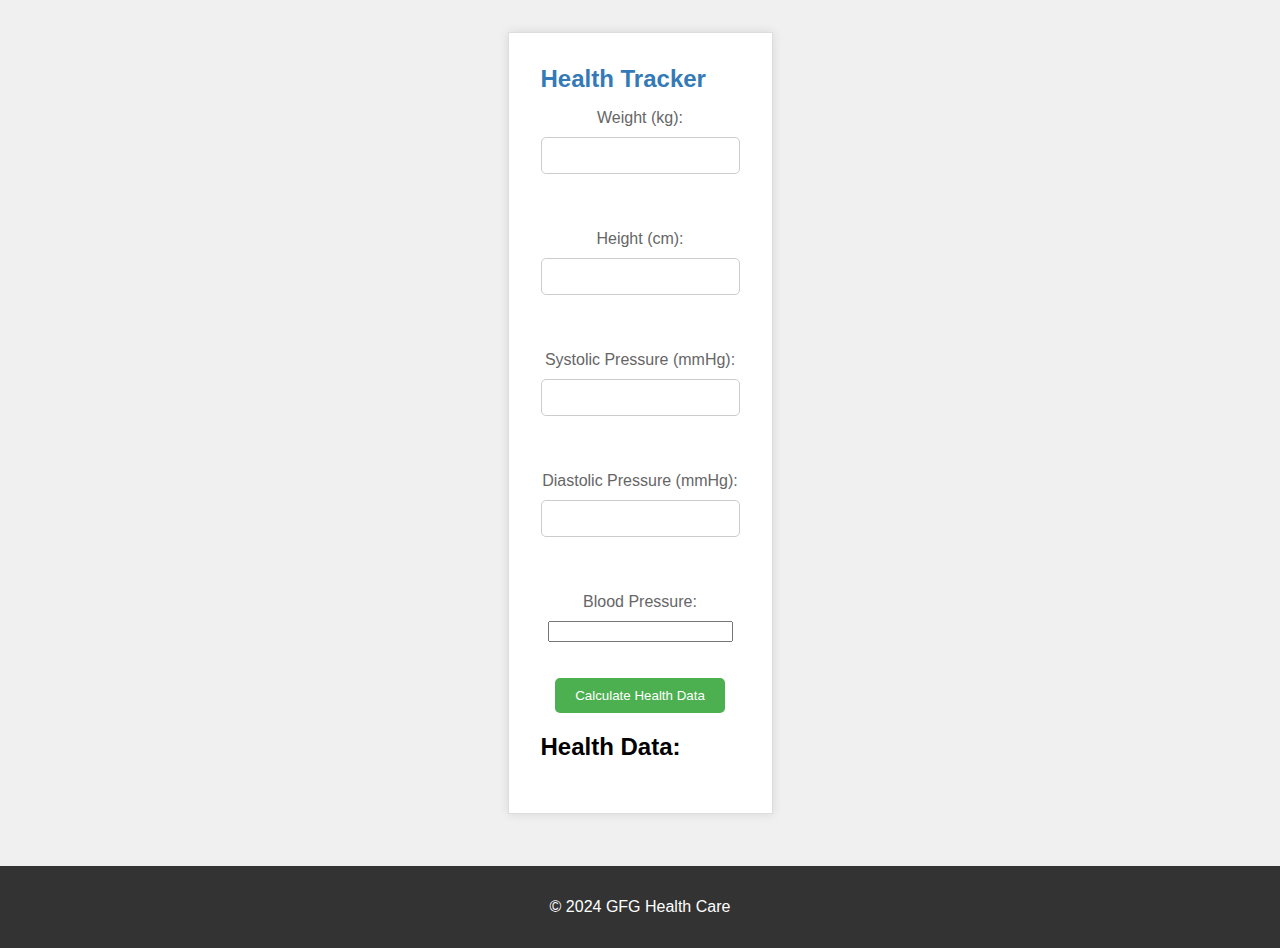
<file: HealthTracker.html>
<!DOCTYPE html>
<html lang="en">
<head>
    <meta charset="UTF-8">
    <meta name="viewport" content="width=device-width, initial-scale=1.0">
    <title>Health Tracker</title>
    <link rel="stylesheet" href="tracker.css">
</head>
<body>
    <main>
        <section id="health-tracker">
            <h1>Health Tracker</h1>
            <form>
                <label for="weight">Weight (kg):</label>
                <input type="number" id="weight" name="weight"><br><br>
                <label for="height">Height (cm):</label>
                <input type="number" id="height" name="height"><br><br>
                <label for="systolic">Systolic Pressure (mmHg):</label>
                <input type="number" id="systolic" name="systolic"><br><br>
                <label for="diastolic">Diastolic Pressure (mmHg):</label>
                <input type="number" id="diastolic" name="diastolic"><br><br>
                <label for="blood-pressure">Blood Pressure:</label>
                <input type="text" id="blood-pressure" name="blood-pressure" readonly><br><br>
                <button type="button" onclick="calculateHealthData()">Calculate Health Data</button>
            </form>
            <div id="health-data">
                <h2>Health Data:</h2>
                <p id="bmi-category"></p>
                <p id="blood-pressure-category"></p>
                <p id="health-status"></p>
            </div>
        </section>
    </main>
    <footer>
        <p>&copy; 2024 GFG Health Care</p>
    </footer>
    <script src="tracker.js"></script>
</body>
</html>
</file>
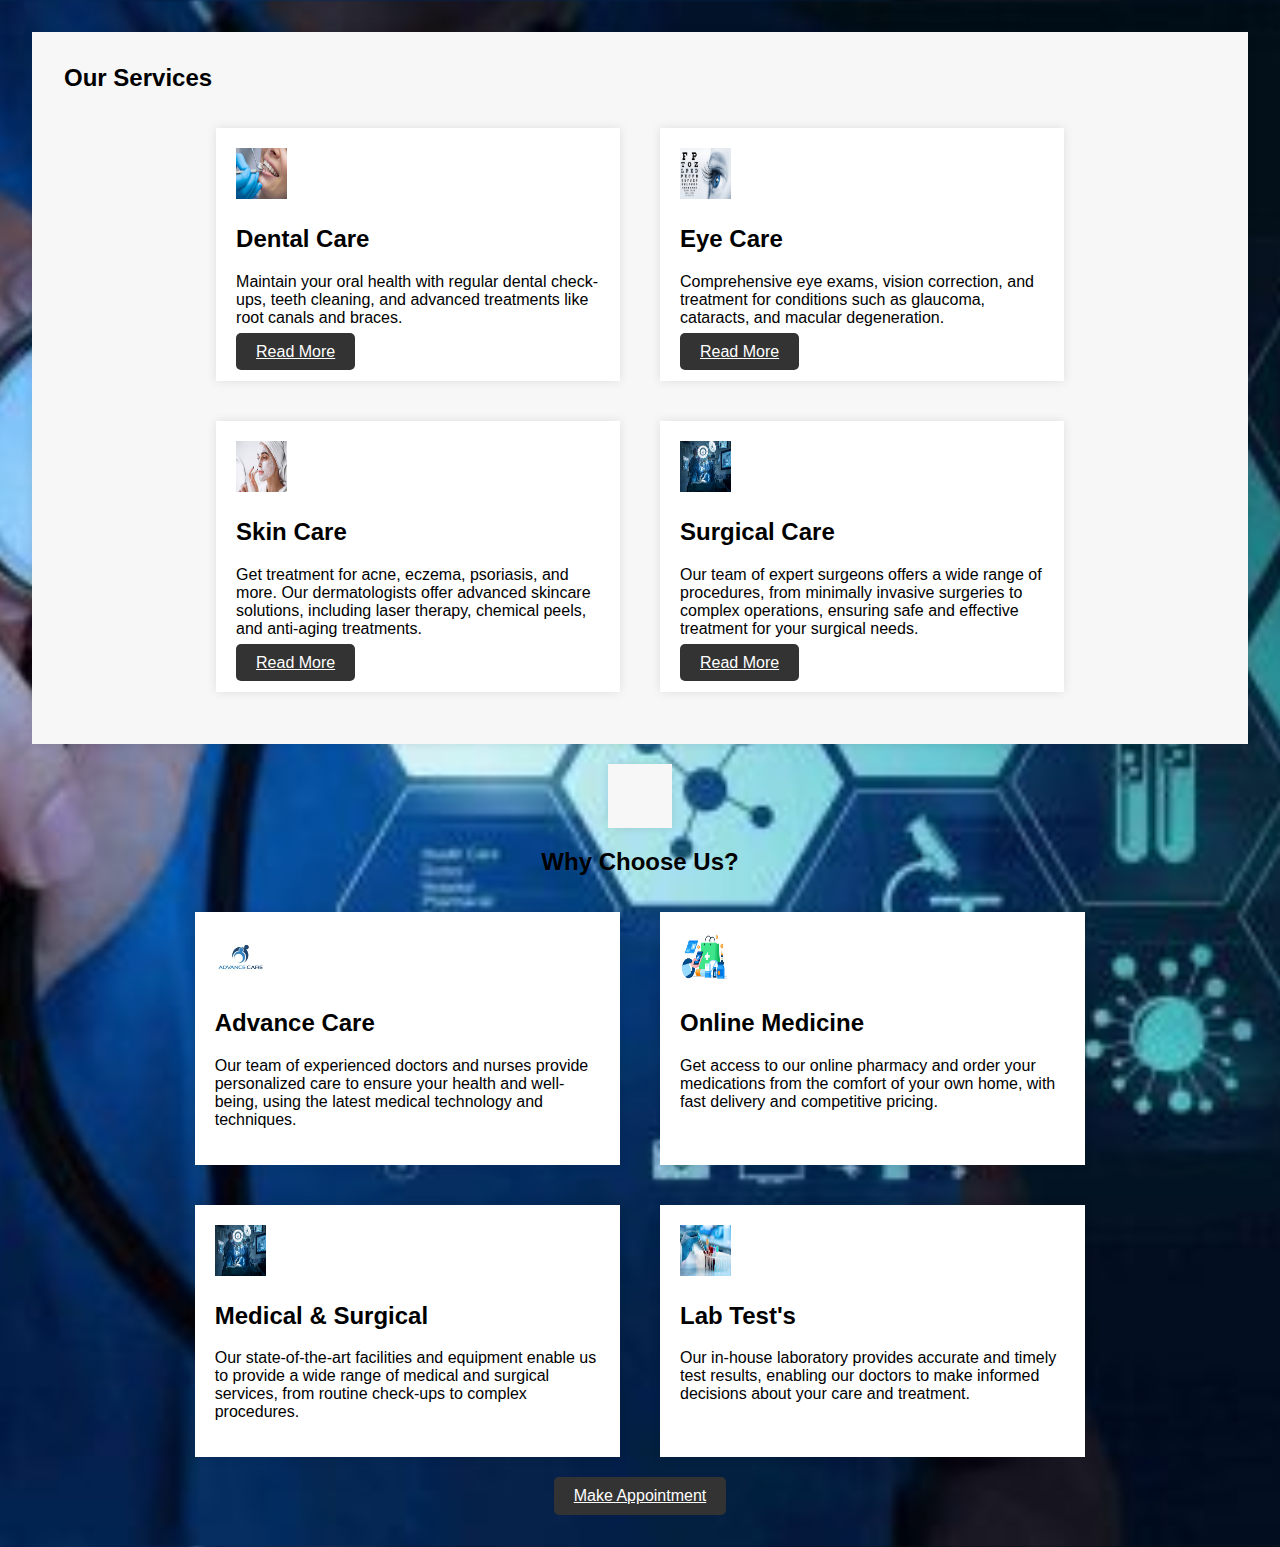
<file: our-services.html>
<!DOCTYPE html>
<html lang="en">
<head>
    <meta charset="UTF-8">
    <meta name="viewport" content="width=device-width, initial-scale=1.0">
    <title>Our Services</title>
    <link rel="stylesheet" href="service.css">
</head>
<body>
    <main>
      <section id="our-services">
    <h1>Our Services</h1>
    <div class="services-container">
        <div class="service-box">
            <i class="fa-solid fa-tooth"></i>
            <img src="dental.jpg" alt="Dental Care" width="51" height="51">
            <h2>Dental Care</h2>
            <p>Maintain your oral health with regular dental check-ups, teeth cleaning, and advanced treatments like root canals and braces.</p>
            <a href="#" class="read-more">Read More</a>
        </div>
        <div class="service-box">
            <i class="fa-solid fa-eye"></i>
            <img src="eye.jpg" alt="Eye Care" width="51" height="51">
            <h2>Eye Care</h2>
            <p>Comprehensive eye exams, vision correction, and treatment for conditions such as glaucoma, cataracts, and macular degeneration.</p>
            <a href="#" class="read-more">Read More</a>
        </div>
        <div class="service-box">
            <i class="fa-solid fa-face-smile"></i>
            <img src="skin.jpeg" alt="Skin Care" width="51" height="51">
            <h2>Skin Care</h2>
            <p>Get treatment for acne, eczema, psoriasis, and more. Our dermatologists offer advanced skincare solutions, including laser therapy, chemical peels, and anti-aging treatments.</p>
            <a href="#" class="read-more">Read More</a>
        </div>
        <div class="service-box">
            <i class="fa-solid fa-user-doctor"></i>
            <img src="medical.jpg" alt="Surgical Care" width="51" height="51">
            <h2>Surgical Care</h2>
            <p>Our team of expert surgeons offers a wide range of procedures, from minimally invasive surgeries to complex operations, ensuring safe and effective treatment for your surgical needs.</p>
            <a href="#" class="read-more">Read More</a>
        </div>
    </div>
</section>

<section id="why-choose-us"></section>
    <h1>Why Choose Us?</h1>
    <div class="why-choose-us-container">
        <div class="why-choose-us-box">
            <i class="fa-solid fa-check"></i>
            <img src="advance.jpeg" alt="Advance Care" width="51" height="51">
            <h2>Advance Care</h2>
            <p>Our team of experienced doctors and nurses provide personalized care to ensure your health and well-being, using the latest medical technology and techniques.</p>
        </div>
        <div class="why-choose-us-box">
            <i class="fa-solid fa-check"></i>
            <img src="online.jpeg" alt="Online Medicine" width="51" height="51">
            <h2>Online Medicine</h2>
            <p>Get access to our online pharmacy and order your medications from the comfort of your own home, with fast delivery and competitive pricing.</p>
        </div>
        <div class="why-choose-us-box">
            <i class="fa-solid fa-check"></i>
            <img src="medical.jpg" alt="Medical & Surgical" width="51" height="51">
            <h2>Medical & Surgical</h2>
            <p>Our state-of-the-art facilities and equipment enable us to provide a wide range of medical and surgical services, from routine check-ups to complex procedures.</p>
        </div>
        <div class="why-choose-us-box">
            <i class="fa-solid fa-check"></i>
            <img src="lab.jpeg" alt="Lab Test's" width="51" height="51">
            <h2>Lab Test's</h2>
            <p>Our in-house laboratory provides accurate and timely test results, enabling our doctors to make informed decisions about your care and treatment.</p>
        </div>
    </div>
    <a href="appointment.html" class="make-appointment">Make Appointment</a>
</section>
</body>
</html>
</file>
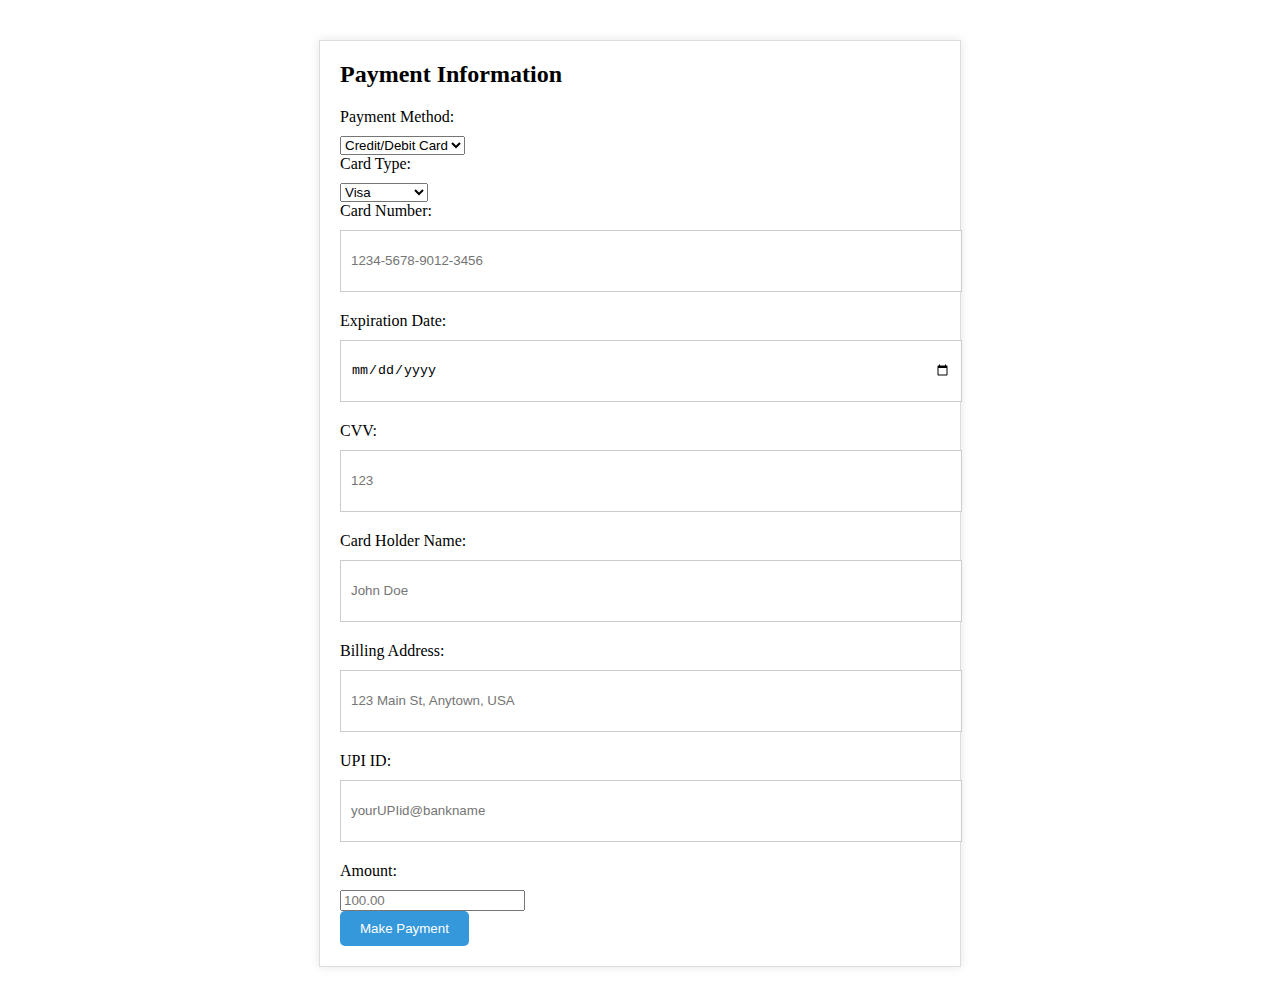
<file: pay.html>
<!DOCTYPE html>
<html lang="en">
<head>
  <meta charset="UTF-8">
  <meta name="viewport" content="width=device-width, initial-scale=1.0">
  <title>Appointment Booking</title>
  <link rel="stylesheet" href="pay.css"> <!-- Link to your CSS file -->
</head>
<body>
  <!-- Hero Section -->
  <section class="hero">
    <!-- Hero Section Content -->
  </section>

  <!-- Appointment Form Section -->
  <section class="appointment-form">
    <!-- Appointment Form Content -->
  </section>

  <!-- Payment Gateway Section -->
  <section class="payment-gateway">
    <h2>Payment Information</h2>
    <form>
      <label for="payment-method">Payment Method:</label>
      <select id="payment-method">
        <option value="card">Credit/Debit Card</option>
        <option value="upi">UPI</option>
      </select>

      <!-- Card Payment Details -->
      <div id="card-payment-details">
        <label for="card-type">Card Type:</label>
        <select id="card-type">
          <option value="visa">Visa</option>
          <option value="mastercard">Credit card</option>
          <option value="amex">Debit card</option>
        </select>

        <label for="card-number">Card Number:</label>
        <input type="text" id="card-number" placeholder="1234-5678-9012-3456">

        <label for="expiration-date">Expiration Date:</label>
        <input type="date" id="expiration-date">

        <label for="cvv">CVV:</label>
        <input type="text" id="cvv" placeholder="123">

        <label for="card-holder-name">Card Holder Name:</label>
        <input type="text" id="card-holder-name" placeholder="John Doe">

        <label for="billing-address">Billing Address:</label>
        <input type="text" id="billing-address" placeholder="123 Main St, Anytown, USA">
      </div>

      <!-- UPI Payment Details -->
      <div id="upi-payment-details">
        <label for="upi-id">UPI ID:</label>
        <input type="text" id="upi-id" placeholder="yourUPIid@bankname">

        <label for="upi-amount">Amount:</label>
        <input type="number" id="upi-amount" placeholder="100.00">
      </div>

      <input type="submit" value="Make Payment">
    </form>
  </section>

  <!-- Footer Section -->
  <footer>
    <!-- Footer Content -->
  </footer>

  <script>
    const paymentMethodSelect = document.getElementById('payment-method');
    const cardPaymentDetails = document.getElementById('card-payment-details');
    const upiPaymentDetails = document.getElementById('upi-payment-details');

    paymentMethodSelect.addEventListener('change', () => {
      if (paymentMethodSelect.value === 'card') {
        cardPaymentDetails.style.display = 'block';
        upiPaymentDetails.style.display = 'none';
      } else if (paymentMethodSelect.value === 'upi') {
        cardPaymentDetails.style.display = 'none';
        upiPaymentDetails.style.display = 'block';
      }
    });
  </script>
</body>
</html
</file>
<file: index.css>
*{
    margin: 0px;
    padding: 0px;
    font-family: poppins;
    box-sizing: border-box;
    scroll-behavior: smooth;
}
a{
    text-decoration: none;
}
ul{
    list-style: none;
}

/* width */
::-webkit-scrollbar {
    width: 7px;
  }
  
  /* Track */
  ::-webkit-scrollbar-track {
    box-shadow: inset 0 0 5px rgb(233, 233, 233); 
  }
   
  /* Handle */
  ::-webkit-scrollbar-thumb {
    background: rgb(56, 56, 56); 
    border-radius: 10px;
  }
  
  /* Handle on hover */
  ::-webkit-scrollbar-thumb:hover {
    background: #1b1b1b; 
  }
/*==hero========================*/
#hero{
    min-height: 600px;
    background-color: #f5f7fb;
    display: flex;
    flex-direction: column;
    justify-content: space-between;
}
.navigation{
    display: flex;
    justify-content: space-between;
    align-items: center;
    max-width: 1200px;
    width: 90%;
    margin: 0px auto;
    padding: 30px 0px;
}
.logo{
    color:#122853;
    font-weight: 700;
    font-size: 1.4rem;
}
.logo span{
    background-color: #014dd5;
    color: #ffffff;
    padding: 0px 5px;
    border-radius: 5px;
    font-weight: 600;
    margin-right: 5px;
}
.menu{
    display: flex;
    justify-content: center;
    align-items: center;
    margin-right: auto;
    margin-left: 40px;
}
.menu li a{
    margin: 0px 20px;
    color: #303030;
    font-weight: 500;
    transition: all ease 0.3s;
}
.menu li a:hover{
    color: #014dd5;
}
.nav-appointment-btn{
    height: 45px;
    padding: 0px 20px;
    border-radius:4px;
    background-color: #014dd5;
    color: #ffffff;
    display: flex;
    justify-content: center;
    align-items: center;
    font-weight: 500;
    letter-spacing: 1px;
    font-size: 0.9rem;
}
/*==hero-content==================*/
.hero-content{
    max-width: 1200px;
    width: 90%;
    margin: 0px auto;
    display: grid;
    grid-template-columns: 1fr 1fr;
    align-items: flex-start;
    margin-top: auto;
}
.hero-img{
    display: flex;
}
.hero-img img{
    width: 100%;
    height: 100%;
    max-height: 450px;
    object-fit: contain;
    object-position: center bottom;
}
.hero-text{
   display: flex;
   flex-direction: column;
   margin-top: 30px; 
}
.hero-text h1{
    font-size: 3.2rem;
    color: #122853;
    line-height: 3.6rem;
}
.hero-text p{
    color: #535353;
    margin: 15px 0px;
    max-width: 500px;
    letter-spacing: 0.3px;
    line-height: 1.8rem;
}
.hero-text-btns{
    display: flex;
    justify-content: flex-start;
    align-items: center;
}
.hero-text-btns a{
    height: 45px;
    padding: 0px 15px;
    background-color: #122853;
    color: #ffffff;
    border-radius: 4px;
    margin-right: 10px;
    display: flex;
    justify-content: center;
    align-items: center;
    font-size: 0.9rem;
    letter-spacing: 0.5px;
    font-weight: 500;
}
.hero-text-btns a i{
    width: 18px;
    height: 18px;
    display: flex;
    justify-content: center;
    align-items: center;
    border-radius: 50%;
    background-color: #014dd5;
    margin-right: 8px;
    color: #ffffff;
    font-size: 0.5rem;
    padding-bottom: 1px;
}
/*==appointment-search=====================*/
.appointment-search-container{
    max-width: 1000px;
    width: 90%;
    background-color: #ffffff;
    padding:20px;
    margin: auto;
    border-radius: 10px;
    box-shadow: 2px 16px 30px rgba(0,0,0,0.12);
    margin-top: -60px;
    z-index: 3;
    position: relative;
}
.appointment-search-container h3{
    color: #122853;
    font-size: 1rem;
    margin-bottom: 5px;
}
.appointment-search{
    display: grid;
    grid-template-columns: 1fr 1fr 60px;
    grid-gap: 10px;
}
.appo-search-box{
    width: 100%;
    display: flex;
    justify-content: space-between;
    align-items: center;
    background-color: #f7fbff;
    padding: 15px;
    border-radius: 4px;
    border: 1px solid #e4e4e4;
}
.appo-search-box i{
    color: #535353;
    margin-right: 10px;
}
.appo-search-box input{
    width: 100%;
    background-color: transparent;
    border: none;
    outline: none;
}
.appointment-search button{
    background-color: #014dd5;
    color: #ffffff;
    border: none;
    outline: none;
    border-radius: 5px;
    font-size: 1.1rem;
    cursor: pointer;
}
/*==what-we-provide===============*/
.what-we-provide{
    max-width: 1200px;
    width: 90%;
    margin: 50px auto;
    display: grid;
    grid-template-columns: 1fr 1fr 1fr;
}
.w-info-box{
    display: flex;
    justify-content: flex-start;
    align-items: center;
}
.w-info-icon{
    width: 60px;
    height: 60px;
    display: flex;
    justify-content: center;
    align-items: center;
    border-radius: 5px;
    margin-right: 15px;
    font-size: 1.4rem;
}
.w-info-text{
    display: flex;
    flex-direction: column;
}
.w-info-text strong{
    color: #122853;
    font-weight: 700;
}
.w-info-text p{
    color: #535353;
    font-size: 0.9rem;
    letter-spacing: 0.3px;
}
.w-i-box1 .w-info-icon{
    background-color: #ffdad4;
}
.w-i-box2 .w-info-icon{
    background-color: #d4ffe1;
}
.w-i-box3 .w-info-icon{
    background-color: #d4e7ff;
}
/*==our-story=======================*/
#our_story{
    background-color: #f5f7fb;
    max-width: 1200px;
    width: 90%;
    margin: 80px auto;
    border: 10px solid #ffffff;
    box-shadow: 2px 2px 30px rgba(0,0,0,0.12);
    display: grid;
    grid-template-columns: 1fr 1fr;
}
.our-story-img{
    position: relative;
    display: flex;
}
.our-story-img img{
    width: 100%;
    height: 100%;
    object-fit: cover;
    object-position: center;
}
.story-play-btn{
    position: absolute;
    left: 10px;
    top: 0px;
    display: flex;
    flex-direction: column;
    justify-content: center;
    align-items: center;
    background-color: #dd3f3f;
    padding: 20px 10px;
    border-radius: 4px 4px 10px 10px;
    color: #ffffff;
    font-size: 0.6rem;
    text-transform: uppercase;
    font-weight: 500;
}
.story-play-btn i{
    width: 30px;
    height: 30px;
    border-radius: 50%;
    background-color: #aa2f0a;
    color: #ffffff;
    display: flex;
    justify-content: center;
    align-items: center;
    margin-bottom: 10px;
}
.our-stroy-text{
    padding: 50px;
}
.our-stroy-text h2{
    font-size: 2.8rem;
    color: #122853;
    line-height: 3rem;
}
.our-stroy-text p{
    color: #535353;
    font-size: 0.9rem;
    margin: 10px 0px;
    line-height: 1.4rem;
    letter-spacing: 0.3px;
}
.our-stroy-text p a{
    color: #122853;
    text-decoration: underline;
}
.story-numbers-container{
    display: grid;
    grid-template-columns: 1fr 1fr;
    grid-gap: 20px;
    margin-top: 20px;
}
.story-numbers-box{
    padding: 20px;
    display: flex;
    flex-direction: column;
    justify-content: center;
    align-items: center;
    text-align: center;
    border-radius: 10px;
}
.story-numbers-box strong{
    color: #122853;
    font-weight: 700;
    font-size: 1.8rem;
}
.story-numbers-box span{
    color: #535353;
    font-size: 0.9rem;
}
.s-n-box1{
    background-color: #d4dfff;
}
.s-n-box2{
    background-color: #d4e7ff;
}
.s-n-box3{
    background-color: #ffd4fd;
}
.s-n-box4{
    background-color: #d7d4ff;
}
/*==our-services=====================*/
#our-services{
    width: 100%;
    margin: 50px auto 0px auto;
    background-color: #f5f7fb;
    padding: 50px 0px;
    display: flex;
    flex-direction: column;
    justify-content: center;
    align-items: center;
}
.services-heading{
    display: flex;
    justify-content: space-between;
    align-items: center;
    max-width: 1200px;
    width: 90%;
    margin: auto;
}
.services-heading-text strong{
    color: #014dd5;
    font-size: 0.9rem;
    font-weight: 600;
    letter-spacing: 1px;
}
.services-heading-text h2{
    font-size: 2.2rem;
    color: #122853;
    font-weight: 700;
    max-width: 600px;
}
.swiper-button-next,
.swiper-button-prev{
    position: static !important;
    transform: translate(0,0);
    margin: 10px !important;
}
.service-slide-btns{
    display: flex;
    justify-content: center;
    align-items: center;}
.swiper-button-next::after,
.swiper-button-prev::after{
    font-size: 25px !important;
    font-weight: 800;
    color: #122853;
}
.services-box-container{
    max-width: 1200px;
    width: 90%;
    margin: 40px auto;
    overflow: hidden;
}


.service-box{
    display: flex;
    flex-direction: column;
    justify-content: center;
    align-items: flex-start;
    max-width: 100%;/*350px*/
    border: 5px solid #ffffff;
    padding: 30px;
}
.service-box:hover{
    border: 5px solid #c7d0eb;
}
.service-box i{
    font-size: 2rem;
    color: #122853;
    width: 60px;
    height: 60px;
    border-radius:5px;
    display: flex;
    justify-content: center;
    align-items: center;
}
.service-box strong{
    color: #122853;
    font-size: 1.4rem;
    margin-top: 20px;
}
.service-box p {
    font-size: 0.9rem;
    line-height: 1.4rem;
    color: #122853;
    display: -webkit-box;
    -webkit-line-clamp: 2;
    -webkit-box-orient: vertical;
    overflow: hidden; /* Corrected comment syntax */
}
 

.service-box a{
    height: 45px;
    background-color: #122853;
    color: #ffffff;
    padding: 0px 20px;
    display: flex;
    justify-content: center;
    align-items: center;
    font-size: 0.9rem;
    font-weight: 500;
    border-radius: 5px;
    margin-top: 30px;
}
.s-box1 i{
    background-color: #d4e2ff;
}
.s-box2 i{
    background-color: #d4ffe1;
}
.s-box3 i{
    background-color: #ffdad4;
}
.s-box4 i{
    background-color: #faf4b8;
}

.s-box1{
    background-color: #ecf6fd;
}
.s-box2{
    background-color: #edfff3;
}
.s-box3{
    background-color: #fff0ee;
}
.s-box4{
    background-color: #fcffcf;
}
.service-btn{
    color: #535353;
    font-size: 0.9rem;
    margin-top: 10px;
    text-align: center;
    padding: 0px 10px;
}
.service-btn a{
    color: #014dd5;
    text-decoration: underline;
    font-weight: 600;
}
/*==why-choose-us======================*/
#why-choose-us{
    width: 100%;
    display: grid;
    grid-template-columns: 1.5fr 1fr;
}
.why-choose-us-left{
    padding: 50px;
    background-color: #3c8167;
}
.why-choose-us-right{
    background-color: #4c71d0;
    padding: 50px;
}
.why-choose-us-right h3,
.why-choose-us-left h3{
    font-size: 2.6rem;
    color: #ffffff;
    font-weight: 600;
    line-height: 3.2rem;
}
.why-choose-box-container{
    display: grid;
    grid-template-columns: 1fr 1fr;
    margin-top: 20px;
    grid-gap: 10px;
}
.why-choose-box{
    display: flex;
    justify-content: flex-start;
    align-items: center;
    padding: 20px;
    background-color: #4a8a70;
}
.why-choose-box i{
    width: 35px;
    height: 35px;
    border-radius: 50%;
    display: flex;
    justify-content: center;
    align-items: center;
    color: #ffffff;
    background-color: #25503f;
    margin-right: 10px;
}
.why-choose-box-text{
    display: flex;
    flex-direction: column;
    justify-content: center;
}
.why-choose-box-text strong{
    color: #ffffff;
    font-weight: 600;
}
.why-choose-box-text p{
    color: #ececec;
    font-size: 0.9rem;
    opacity: 0.7;
}
.why-choose-us-left a{
    background-color: #1a1a1b;
    color: #ffffff;
    padding: 0px 10px;
    height: 45px;
    display: flex;
    justify-content: center;
    align-items: center;
    border-radius: 5px;
    max-width: 200px;
    margin-top: 30px;
    font-size: 0.9rem;
}
.why-choose-us-right p{
    color: #dfdfdf;
    font-size: 0.8rem;
    line-height: 1.4rem;
    letter-spacing: 0.5px;
    margin: 10px 0px;
}
.w-right-contact-container{
    width: 100%;
    display: flex;
    flex-direction: column;
}
.w-right-contact-box{
    display: flex;
    justify-content: flex-start;
    align-items: center;
    margin-top: 10px;
}
.w-right-contact-box i{
    width: 50px;
    height: 50px;
    background-color:#4060b3;
    border-radius: 4px;
    display: flex;
    justify-content: center;
    align-items: center;
    color: #ffffff;
    font-size: 1.2rem;
    margin-right: 10px;
}
.w-right-contact-box-text{
    display: flex;
    flex-direction: column;
}
.w-right-contact-box-text span{
    color: #e4e4e4;
    font-size: 0.7rem;
}
.w-right-contact-box-text strong{
    font-size: 1rem;
    color: #ffffff;
    font-weight: 600;
}
/*==our-team====================*/
#our-team{
    max-width: 1200px;
    width: 90%;
    margin: 80px auto;
}
.our-team-heading{
    display: flex;
    flex-direction: column;
    justify-content: center;
    align-items: center;
    text-align: center;
}
.our-team-heading h3{
    font-size: 2.4rem;
    color: #122853;
}
.our-team-heading p{
    color: #535353;
    letter-spacing: 0.3px;
    font-size: 0.9rem;
}
.team-box-container{
    width: 100%;
    overflow: hidden;
    margin-top: 40px;
}
.team-box{
    max-width: 100%;/*300px*/
    display: flex;
    flex-direction: column;
}
.team-img{
    background-color: #f5f7fb;
    padding: 10px 10px 0px 10px;
    border-radius: 10px;
    height: 300px;
    display: flex;
    align-items: flex-end;
}
.team-img img{
    width: 100%;
    height: 95%;
    object-fit: contain;
    object-position: center bottom;
}
.team-text{
    display: flex;
    flex-direction: column;
    justify-content: center;
    align-items: center;
    text-align: center;
    padding: 10px;
    margin-top: 10px;
}
.team-text strong{
    color: #122853;
}
.team-text span{
    color: #303030;
    font-size: 0.9rem;
    margin-top: 5px;
}
/*==Testimonials=============================*/
#testimonials{
    background-color: #f5f7fb;
    padding: 50px 0px;
    width: 100%;
    display: flex;
    flex-direction: column;
    justify-content: center;
    align-items: center;
}
.testimonials-heading{
    max-width: 1200px;
    width: 90%;
    display: flex;
    flex-direction: column;
    justify-content: center;
    align-items: center;
    text-align: center;
}
.testimonials-heading h3{
    font-size: 2.4rem;
    color: #122853;
}
.testimonials-heading p{
    color: #535353;
    margin-top: 10px;
    max-width: 600px;
    font-size: 0.9rem;
    letter-spacing: 0.5px;
    line-height: 1.4rem;
}
.testimonials-content{
    max-width: 1200px;
    width: 90%;
    display: grid;
    grid-template-columns: 1.4fr 1fr;
    margin-top:50px;
}
.testimonials-img{
    height: 100%;
    margin-left: auto;
    margin-right: 60px;
}
.testimonials-img img{
    height: 100%;
    max-height: 450px;
    object-fit: contain;
    object-position: center;
}
.testimonials-box-container{
    margin-top: 50px;
    overflow: hidden;
}
.testimonials-box{
    display: flex;
    flex-direction: column;
    width: 100%;
}
.t-profile{
    display: flex;
    justify-content: flex-start;
    align-items: center;
}
.t-profile-img{
    width: 70px;
    height: 70px;
    border-radius: 6px;
    background-color: #c7d0eb;
    margin-right: 10px;
    overflow: hidden;
}
.t-profile-img img{
    width: 100%;
    height: 100%;
    object-fit: cover;
    object-position: center;
}
.t-profile-text{
    display: flex;
    flex-direction: column;
    align-items: flex-start;
}
.t-profile-text strong{
    color: #122853;
    font-size: 1.2rem;
}
.t-profile-text span{
    color: #535353;
    font-size: 0.9rem;
    letter-spacing: 0.3px;
}
.t-rating{
    font-size: 0.8rem;
    color: #ffbc02;
    margin-top: 5px;
}
.testimonials-box p{
    font-size: 0.9rem;
    color: #122853;
    line-height: 1.4rem;
    letter-spacing: 0.3px;
    margin-top: 30px;
}
.swiper-pagination{
   position: static !important;
}
/*==subscribe=====================*/
#subscribe{
    max-width: 1000px;
    width: 90%;
    background-color:#174dac;
    padding: 50px;  
    border-radius: 10px;
    margin: 50px auto;
    display: flex;
    flex-direction: column;
    justify-content: center;
    align-items: center;
}
#subscribe h3{
    font-size: 2.6rem;
    color: #ffffff;
    font-weight: 600;
    line-height: 3.4rem;
    max-width:600px;
    text-align: center;
}
.subscribe-box{
    max-width: 600px;
    width: 100%;
    background-color: #ffffff;
    border-radius: 4px;
    height: 50px;
    display: flex;
    padding: 5px;
    margin-top: 20px;
}
.subscribe-box input{
    width: 100%;
    height: 100%;
    padding: 0px 10px;
    border: none;
    outline: none;
}
.subscribe-box button{
    background-color: #122853;
    color: #ffffff;
    border-radius: 4px;
    max-width: 120px;
    width: 100%;
    border: none;
    outline: none;
    cursor: pointer;
    text-transform: uppercase;
    font-weight: 500;
    letter-spacing: 0.4px;
}
/*==footer================================*/
footer{
    width: 100%;
    background-color:  #f5f7fb;
}
.footer-container{
    max-width: 1200px;
    width: 90%;
    margin: 0px auto;
    padding: 50px 0px;
    display:flex;
    justify-content: space-between;
    align-items: flex-start;
}
.footer-company-box{
    max-width: 330px;
}
.footer-company-box p{
    color: #585858;
    margin: 5px 0px;
    font-size: 0.9rem;
    letter-spacing: 0.3px;
    line-height: 1.4rem;
}
.footer-social{
    display: flex;
    align-items: center;
    flex-wrap: wrap;
}
.footer-social a{
    margin-top: 10px;
    margin-right: 10px;
    width: 40px;
    height: 40px;
    border-radius: 50%;
    display: flex;
    justify-content: center;
    align-items: center;
    border: 1px solid #e9e9e9;
    color: #333333;
    font-size: 0.9rem;
    transition: all ease 0.3s;
}
.footer-social a:hover{
    background-color: #122853;
    color: #ffffff;
}
.footer-link-box strong{
    font-size: 1.2rem;
    color: #122853;
    font-weight: 600;
}
.footer-link-box ul{
    margin-top: 5px;
}
.footer-container ul li a{
    color: #585858;
    font-size: 0.9rem;
    margin-bottom: 5px;
    display: flex;
    transition: all ease 0.3s;
}
.footer-container ul li a:hover{
    color: #122853;
}
.footer-bottom{
    display: flex;
    justify-content: space-between;
    align-items: center;
    flex-wrap: wrap;
    grid-gap: 10px;
    border-top: 1px solid #e9e9e9;
    padding: 20px 0px;
    max-width: 1200px;
    width: 90%;
    margin: auto;
}
.footer-bottom span{
    color: #252525;
    font-size: 0.9rem;
}

/*==making-responsive====================*/
.menu-icon,
.menu-btn{
    display: none;
}
@media(max-width:1200px){
    .footer-container{
        display: grid;
        grid-template-columns: 1fr 1fr;
        grid-gap: 40px;
    }
}
@media(max-width:1050px){
    .hero-content{
        display: flex;
        flex-direction: column-reverse;
        justify-content: center;
        align-items: center;
        margin: 50px auto;
    }
    .hero-text{
        margin-bottom: 40px;
        background-color: #ffffff;
        padding: 30px;
        margin-top: 0px;
    }
}
@media(max-width:950px){
    .navigation{
        justify-content: space-between;
        padding: 30px 0px;
        position: relative;
        width: 100%;
        padding: 20px;
    }
    .logo,
    .nav-appointment-btn{
        z-index: 103;
    }
    .logo{
        margin-right: auto;
        margin-left: 20px;
    }
    .navigation .menu{
        display: none;
        position: absolute;
        left: 0px;
        top:100%;
        background-color: #ffffff;
        width: 100%;
        padding: 0px;
        margin: 0px;
        z-index: 102;
        box-shadow: 2px 30px 30px rgba(0,0,0,0.06);
    }
    .navigation .menu::after{
        content: '';
        position: absolute;
        left: 0px;
        top: -100%;
        background-color: #ffffff;
        width: 100%;
        height: 100%;
    }
    .navigation .menu li{
        width:100%;
        margin: 0px;
        padding: 0px;
    }
    .navigation .menu li a{
        width: 100%;
        height: 40px;
        display: flex;
        align-items: center;
        margin: 0px;
        padding: 30px 20px;
    }
    .menu-icon{
        display: block;
    }
    .navigation .menu-icon{
        cursor: pointer;
        float: right;
        padding: 10px 0px;
        position: relative;
        user-select: none;
        z-index: 106;
    }
    .navigation .menu-icon .nav-icon{
        background-color: #181818;
        display: block;
        position: relative;
        height: 2px;
        transition: background 0.2s ease-out;
        width: 25px;
    }
    .navigation .menu-icon .nav-icon::before,
    .navigation .menu-icon .nav-icon::after{
        background-color: #181818;
        content: '';
        position: absolute;
        height: 100%;
        transition: all ease-out 0.2s;
        width: 100%;
    }

    .navigation .menu-icon .nav-icon::before{
        top: 9px;
    }
    .navigation .menu-icon .nav-icon::after{
        top: -9px;
    }
    .navigation .menu-icon:checked ~ .menu-icon .nav-icon,
    .navigation .menu-btn:checked ~ .menu-icon .nav-icon{
        background-color: transparent;
    }
    .navigation .menu-btn:checked ~ .menu-icon .nav-icon::before{
        transform: rotate(-45deg);
        top: 0px;
    }
    .navigation .menu-btn:checked ~ .menu-icon .nav-icon::after{
        transform: rotate(45deg);
        top: 0px;
    }
 
    .navigation .menu-btn:checked ~ .menu{
        display: block;
    }

    .what-we-provide{
        grid-template-columns: 1fr 1fr;
        grid-gap: 20px;
    }
    #our_story{
        grid-template-columns: 1fr;
    }
    .our-story-img img{
        max-height: 400px;
    }
    .our-stroy-text{
        padding: 30px;
    }
    #why-choose-us{
        grid-template-columns: 1fr;
    }
    .testimonials-content{
        grid-template-columns: 1fr;
    }
    .testimonials-img{
        margin-right: auto;
    }
    .testimonials-img img{
        width: 100%;
    }
}
@media(max-width:620px){
    .hero-text{
        padding: 20px;
    }
    .hero-text h1,
    .our-stroy-text h2,
    .services-heading h2,
    .why-choose-us-left h3,
    .why-choose-us-right h3,
    .our-team-heading h3,
    .testimonials-heading h3{
        font-size: 1.8rem;
        line-height: 2.2rem;
    }
    .hero-text-btns{
        flex-direction: column;
    }
    .hero-text-btns a{
        width: 100%;
        margin-top: 5px;
    }
    .appointment-search{
        grid-template-columns: 1fr;
    }
    .appointment-search button{
        height: 45px;
    }
    .what-we-provide{
        grid-template-columns: 1fr;
    }
    .our-stroy-text{
        padding: 20px 15px;
    }
    .story-numbers-box{
        padding: 15px;
    }
    .story-numbers-box strong{
        font-size: 1.4rem;
    }
    .why-choose-us-right,
    .why-choose-us-left{
        padding: 30px 20px;
    }
    .why-choose-box-container{
        grid-template-columns: 1fr;}
    #subscribe h3{
        font-size: 1.4rem;
        line-height: 1.8rem;
    }
    #subscribe{
        padding: 20px;
    }
	 .footer-container{
        grid-template-columns: 1fr;
    }
}
@media(max-width:320px){
    .nav-appointment-btn{
        display: none;
    }
    .story-numbers-container{
        grid-template-columns: 1fr;
    }
}
</file>
<file: appointment.css>
/* Global Styles */

*{
    box-sizing:border-box;
    margin: 0;
    padding: 0;
  }
    
  body {
    background-image: url('app\ \(2\).jpeg');
    font-family: Arial, sans-serif;
    line-height: 1.6;
    color: #333;
    background-color: #f9f9f9;
  }
  body {
    background-image: url('appointment\ bg.jpg');
    background-size: cover; 
    background-repeat: no-repeat; 
    background-position: center; 
  }
    
  h1, h2 {
    font-weight: bold;
    color: #2a2a2a;
  }
    
  p {
    margin-bottom: 20px;
  }
    
    
   
    
  .hero h1 {
    font-size: 36px;
    margin-bottom: 10px;
    text-align: center;
    
  }
    
  .hero p {
    font-size: 18px;
    margin-bottom: 30px;
    text-align: center;
  }
    
   
    
  .appointment-form {
    max-width: 600px;
    margin: 40px auto;
    padding: 20px;
    background-image:url('appointmentform.jpeg');
    background-color: #fff;
    border: 3px solid #ddd;
    box-shadow: 0 0 10px rgba(0, 0, 0, 0.1);
  }
    
  .appointment-form h2 {
    margin-top: 0;
  }
    
  label {
    display:grid;
    margin-bottom: 10px;
  }
    
  input[type="text"], input[type="email"], input[type="tel"], input[type="date"] {
    width: 100%;
    height: 40px;
    margin-bottom: 20px;
    padding: 10px;
    border: 1px solid #ccc;
  }
    
  select {
    width: 100%;
    height: 40px;
    margin-bottom: 20px;
    padding: 10px;
    border: 1px solid #ccc;
  }
    
  input[type="submit"] {
    background-color: #3498db;
    color: #fff;
    padding: 10px 20px;
    border: none;
    border-radius: 5px;
    cursor: pointer;
  }
    
  input[type="submit"]:hover {
    background-color: #2980b9;
  }
    
  
    
  footer {
    background-color: #333;
    color: #fff;
    padding: 10px;
    text-align: center;
    clear: both;
  }
    
  footer p {
    margin-bottom: 0;
  }
</file>
<file: tracker.css>
body {
    font-family: Arial, sans-serif;
    margin: 0;
    padding: 0;
    background-color: #f0f0f0; /* light gray background */
}

main {
    display: flex;
    flex-direction: column;
    align-items: center;
    padding: 2em;
}

section#health-tracker {
    background-color: #fff; /* white background */
    padding: 2em;
    margin-bottom: 20px;
    box-shadow: 0 0 10px rgba(0, 0, 0, 0.1);
    border: 1px solid #ddd; /* light gray border */
}

h1 {
    font-size: 24px;
    margin-top: 0;
    color: #337ab7; /* blue title */
}

form {
    display: flex;
    flex-direction: column;
    align-items: center;
}

label {
    margin-bottom: 10px;
    color: #666; /* dark gray label */
}

input[type="number"] {
    padding: 10px;
    margin-bottom: 20px;
    border: 1px solid #ccc;
    border-radius: 5px; /* rounded corners */
}

button[type="button"] {
    background-color: #4CAF50; /* green button */
    color: #fff;
    padding: 10px 20px;
    border: none;
    border-radius: 5px;
    cursor: pointer;
}

button[type="button"]:hover {
    background-color: #3e8e41; /* darker green on hover */
}

#health-data {
    margin-top: 20px;
}

#bmi-category, #blood-pressure-category, #health-status {
    font-size: 18px;
    font-weight: bold;
    margin-bottom: 10px;
    color: #337ab7; /* blue text */
}

footer {
    background-color: #333; /* dark gray footer */
    color: #fff;
    padding: 1em;
    text-align: center;
    clear: both;
}
</file>
<file: service.css>
body {
    font-family: Arial, sans-serif;
    margin: 0;
    padding: 0;
    background-image: url('ourservice.jpg'); /* add background image */
    background-size: cover;
    background-position: center;
}

header {
    background-color: #333;
    color: #fff;
    padding: 1em;
    text-align: center;
}

header nav ul {
    list-style: none;
    margin: 0;
    padding: 0;
    display: flex;
    justify-content: space-between;
}

header nav ul li {
    margin-right: 20px;
}

header nav a {
    color: #fff;
    text-decoration: none;
}

main {
    display: flex;
    flex-direction: column;
    align-items: center;
    padding: 2em;
}

section {
    background-color: #f7f7f7;
    padding: 2em;
    margin-bottom: 20px;
    box-shadow: 0 0 10px rgba(0, 0, 0, 0.1);
}

h1 {
    font-size: 24px;
    margin-top: 0;
}

.services-container {
    display: flex;
    flex-wrap: wrap;
    justify-content: center;
}

.service-box {
    background-color: #fff;
    padding: 20px;
    margin: 20px;
    width: calc(33.33% - 20px);
    box-shadow: 0 0 10px rgba(0, 0, 0, 0.1);
}

.service-box i {
    font-size: 24px;
    margin-bottom: 10px;
}

.read-more {
    background-color: #333;
    color: #fff;
    padding: 10px 20px;
    border: none;
    border-radius: 5px;
    cursor: pointer;
}

.read-more:hover {
    background-color: #555;
}

.why-choose-us-container {
    display: flex;
    flex-wrap: wrap;
    justify-content: center;
}

.why-choose-us-box {
    background-color: #fff;
    padding: 20px;
    margin: 20px;
    width: calc(33.33% - 20px);
    box-shadow: 0 0 10px rgba(0, 0, 0, 0.1);
}

.why-choose-us-box i {
    font-size: 24px;
    margin-bottom: 10px;
}

.make-appointment {
    background-color: #333;
    color: #fff;
    padding: 10px 20px;
    border: none;
    border-radius: 5px;
    cursor: pointer;
}

.make-appointment:hover {
    background-color: #555;
}

footer {
    background-color: #333;
    color: #fff;
    padding: 1em;
    text-align: center;
}
</file>
<file: pay.css>
/* Payment Gateway Section Styles */

.payment-gateway {
    max-width: 600px;
    margin: 40px auto;
    padding: 20px;
    background-color: #fff;
    border: 1px solid #ddd;
    box-shadow: 0 0 10px rgba(0, 0, 0, 0.1);
  }
  
  .payment-gateway h2 {
    margin-top: 0;
  }
  
  .payment-gateway label {
    display: block;
    margin-bottom: 10px;
  }
  
  .payment-gateway input[type="text"], .payment-gateway input[type="date"] {
    width: 100%;
    height: 40px;
    margin-bottom: 20px;
    padding: 10px;
    border: 1px solid #ccc;
  }
  
  .payment-gateway input[type="submit"] {
    background-color: #3498db;
    color: #fff;
    padding: 10px 20px;
    border: none;
    border-radius: 5px;
    cursor: pointer;
  }
  
  .payment-gateway input[type="submit"]:hover {
    background-color: #2980b9;
  }
</file>
